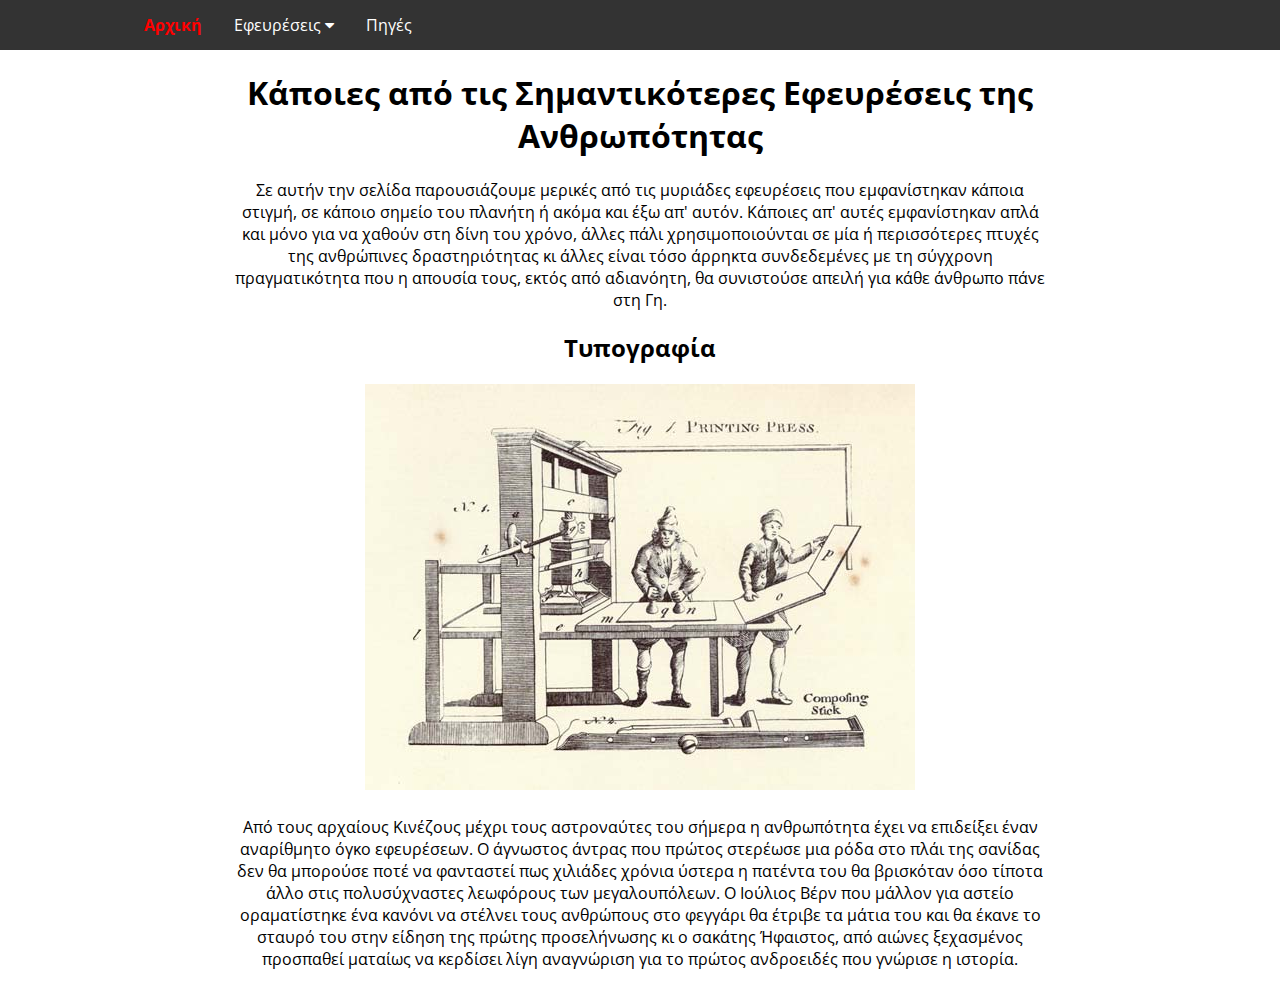
<file: index.html>
<!DOCTYPE html>
<html>
<head>
	<!-- Page Title -->
	<title>Σημαντικότερες Εφευρέσεις - Αρχική Σελίδα</title>
	<!-- Main StyleSheet for all pages -->
	<link rel="stylesheet" href="./css/style.css">
	<!-- Jquery lib for not losing my mind with js and effects -->
	<script type="text/javascript" src="./js/jquery-3.5.1.min.js"></script>
	<!-- Font Awesome 4 Icons - CDN -->
	<link rel="stylesheet" href="https://stackpath.bootstrapcdn.com/font-awesome/4.7.0/css/font-awesome.min.css"
		integrity="sha384-wvfXpqpZZVQGK6TAh5PVlGOfQNHSoD2xbE+QkPxCAFlNEevoEH3Sl0sibVcOQVnN"
		crossorigin="anonymous"
	>
	<!-- Meta tags -->
	<meta content="text/html;charset=utf-8" http-equiv="Content-Type">
	<meta content="utf-8" http-equiv="encoding">
	<meta name="viewport" content="width=device-width, initial-scale=1.0">
	<meta name="description" content="Εφευρέσεις">
	<meta name="author" content="Orestes Georgiou">
	<meta name="author" content="Emmanouil Stylianos Vasilakis">
</head>

<body>
	<!-- Navbar -->
	<nav class="navbar">
		<div class="container-lg">
			<a href="./index.html" class="active"><b>Αρχική</b></a>
			<div class="dropdown">
				<button class="dropbtn">
					<a href="./inventions.html" class="p-0">Εφευρέσεις
						<i class="fa fa-caret-down"></i>
					</a>
				</button>
				<div class="dropdown-content">
					<a href="./inventions/1-printing_press.html">Τυπογραφία</a>
					<a href="./inventions/2-light_bulb.html">Λαμπτήρας Φωτός</a>
					<a href="./inventions/3-airplane.html">Αεροπλάνο</a>
					<a href="./inventions/4-personal_computer.html">Υπολογιστής</a>
					<a href="./inventions/5-vaccines.html">Εμβόλια</a>
					<a href="./inventions/6-automobile.html">Αυτοκίνητο</a>
					<a href="./inventions/7-clock.html">Ρολόι</a>
					<a href="./inventions/8-telephone.html">Τηλέφωνο</a>
					<a href="./inventions/9-refrigerator.html">Ψυγείο</a>
					<a href="./inventions/10-photography.html">Φωτογραφία</a>
				</div>
			</div>
			<a href="./sources.html">Πηγές</a>
		</div>
	</nav>
	<!-- End Navbar -->
	<!-- Main Content -->
	<div class="container-lg">
		<h1 class="text-center">Κάποιες από τις Σημαντικότερες Εφευρέσεις της Ανθρωπότητας</h1>
		<div class="container-lg">
			<p class="text-center">
				Σε αυτήν την σελίδα παρουσιάζουμε μερικές από τις μυριάδες εφευρέσεις που
				εμφανίστηκαν κάποια στιγμή, σε κάποιο σημείο του πλανήτη ή ακόμα και έξω απ' αυτόν.
				Κάποιες απ' αυτές εμφανίστηκαν απλά και μόνο για να χαθούν στη δίνη του χρόνο, άλλες
				πάλι χρησιμοποιούνται σε μία ή περισσότερες πτυχές της ανθρώπινες δραστηριότητας κι
				άλλες είναι τόσο άρρηκτα συνδεδεμένες με τη σύγχρονη πραγματικότητα που η απουσία τους,
				εκτός από αδιανόητη, θα συνιστούσε απειλή για κάθε άνθρωπο πάνε στη Γη.
			</p>
		</div>
		<a href="./inventions/1-printing_press.html" id="inv-title-url">
			<h2 class="text-center" id="inv-title">Τυπογραφία</h2>
		</a>
		<a href="./inventions/1-printing_press.html" id="inv-img-url">
			<img src="./imgs/1-printing_press.d/1.jpg" id="main-img" class="img-centered-big">
		</a>
		<div class="container-lg">
			<p class="text-center">
				Από τους αρχαίους Κινέζους μέχρι τους αστροναύτες του σήμερα η ανθρωπότητα έχει να επιδείξει
				έναν αναρίθμητο όγκο εφευρέσεων. Ο άγνωστος άντρας που πρώτος στερέωσε μια ρόδα στο πλάι της σανίδας
				δεν θα μπορούσε ποτέ να φανταστεί πως χιλιάδες χρόνια ύστερα η πατέντα του θα βρισκόταν όσο τίποτα
				άλλο στις πολυσύχναστες λεωφόρους των μεγαλουπόλεων. Ο Ιούλιος Βέρν που μάλλον για αστείο οραματίστηκε ένα
				κανόνι να στέλνει τους ανθρώπους στο φεγγάρι θα έτριβε τα μάτια του και θα έκανε το σταυρό του στην είδηση
				της πρώτης προσελήνωσης κι ο σακάτης Ήφαιστος, από αιώνες ξεχασμένος προσπαθεί ματαίως να κερδίσει λίγη
				αναγνώριση για το πρώτος ανδροειδές που γνώρισε η ιστορία.
			</p>
		</div>
	</div>
	<!-- End Main Content -->
	<!-- Footer
	<footer class="footer">
		<p>footer</p>
	</footer>
	End Footer -->
	<!-- Basic Image Slideshow with links -->
	<script type="text/javascript" src="./js/jquery-img_slides.js"></script>
</body>
</html>
</file>
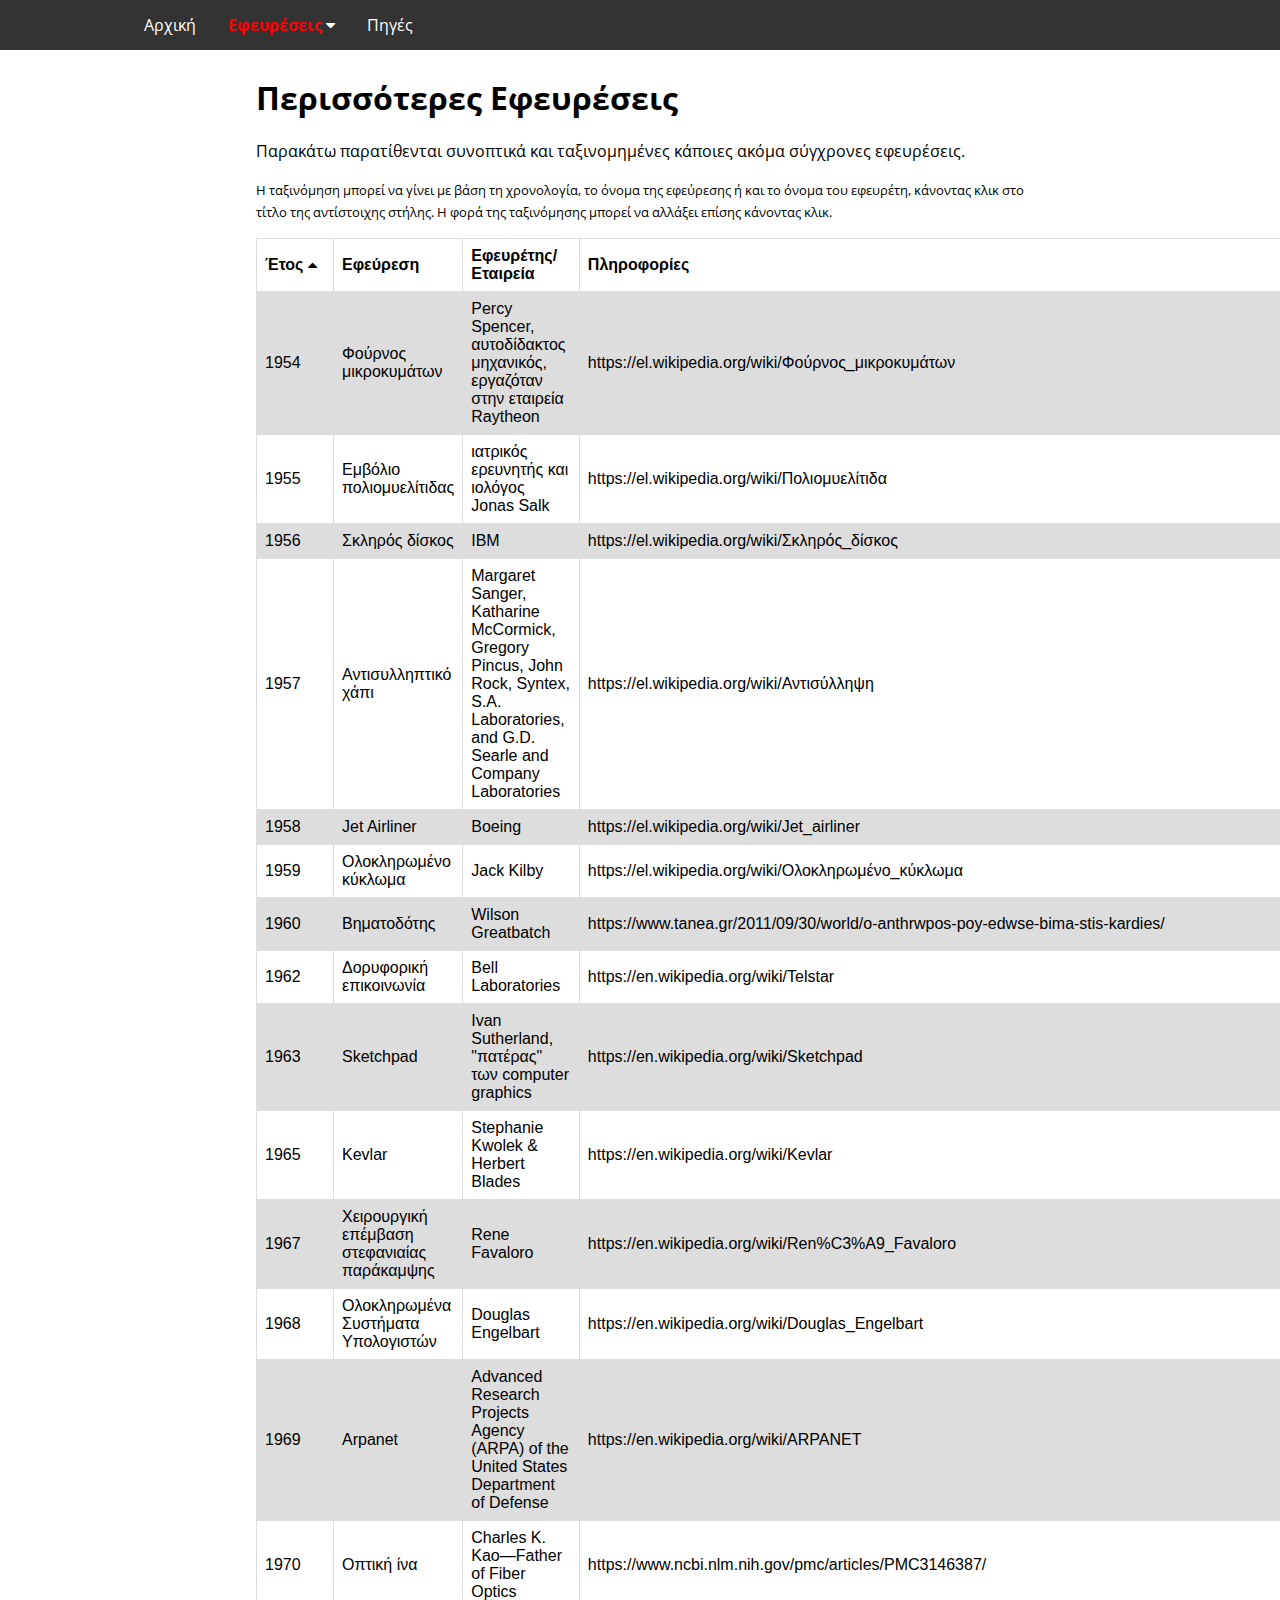
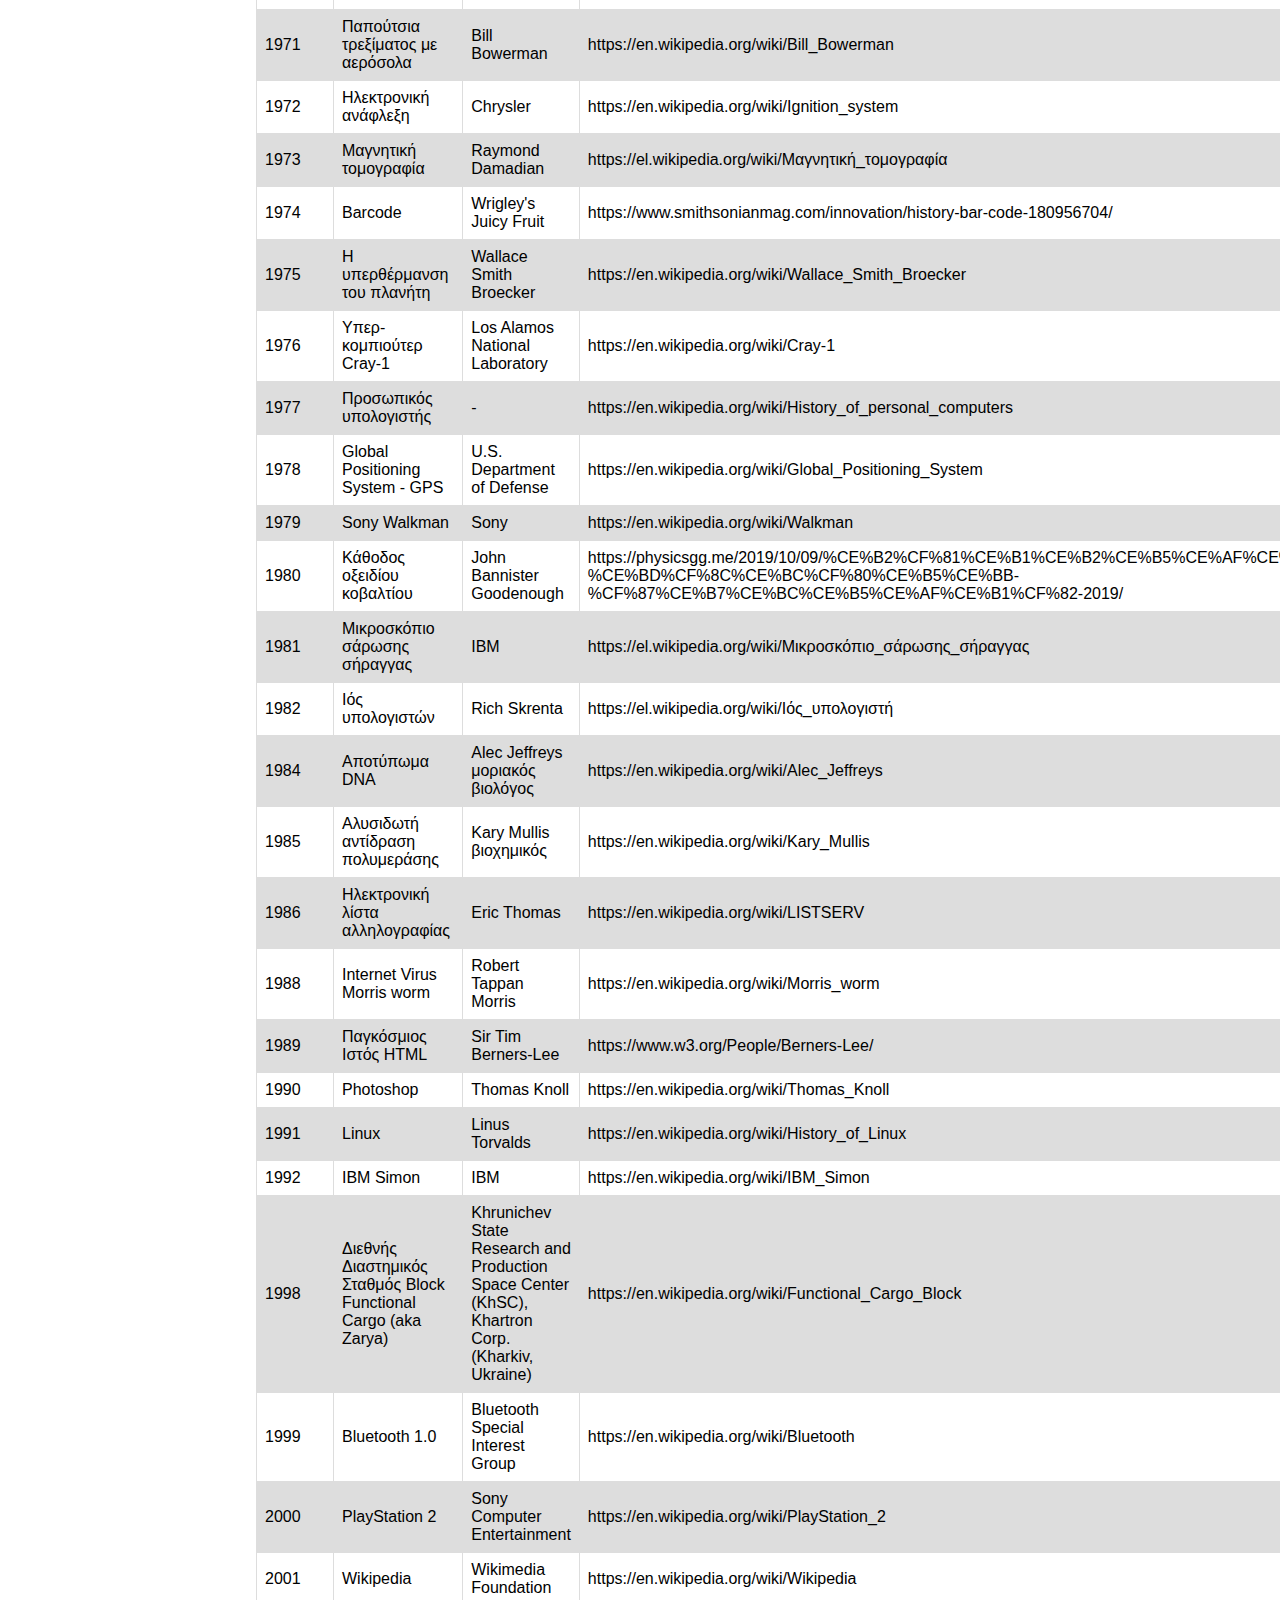
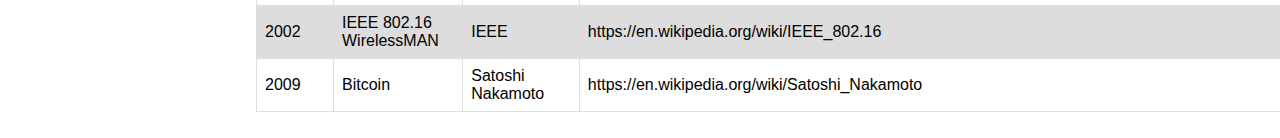
<file: inventions.html>
<!DOCTYPE html>
<html>
<head>
	<!-- Page Title -->
	<title>Περισσότερες Εφευρέσεις Συνοπτικά</title>
	<!-- Main StyleSheet for all pages -->
	<link rel="stylesheet" href="./css/style.css">
	<!-- Font Awesome 4 Icons - CDN -->
	<link rel="stylesheet" href="https://stackpath.bootstrapcdn.com/font-awesome/4.7.0/css/font-awesome.min.css"
		integrity="sha384-wvfXpqpZZVQGK6TAh5PVlGOfQNHSoD2xbE+QkPxCAFlNEevoEH3Sl0sibVcOQVnN"
		crossorigin="anonymous"
	>
	<!-- Meta tags -->
	<meta content="text/html;charset=utf-8" http-equiv="Content-Type">
	<meta content="utf-8" http-equiv="encoding">
	<meta name="viewport" content="width=device-width, initial-scale=1.0">
	<meta name="description" content="Περισσότερες Εφευρέσεις Συνοπτικά">
	<meta name="author" content="Emmanouil Stylianos Vasilakis">
</head>

<body>
	<!-- Navbar -->
	<nav class="navbar">
		<div class="container-lg">
			<a href="./index.html">Αρχική</a>
			<div class="dropdown">
				<button class="dropbtn">
					<a href="./inventions.html" class="active p-0"><b>Εφευρέσεις</b>
						<i class="fa fa-caret-down"></i>
					</a>
				</button>
				<div class="dropdown-content">
					<a href="./inventions/1-printing_press.html">Τυπογραφία</a>
					<a href="./inventions/2-light_bulb.html">Λαμπτήρας Φωτός</a>
					<a href="./inventions/3-airplane.html">Αεροπλάνο</a>
					<a href="./inventions/4-personal_computer.html">Υπολογιστής</a>
					<a href="./inventions/5-vaccines.html">Εμβόλια</a>
					<a href="./inventions/6-automobile.html">Αυτοκίνητο</a>
					<a href="./inventions/7-clock.html">Ρολόι</a>
					<a href="./inventions/8-telephone.html">Τηλέφωνο</a>
					<a href="./inventions/9-refrigerator.html">Ψυγείο</a>
					<a href="./inventions/10-photography.html">Φωτογραφία</a>
				</div>
			</div>
			<a href="./sources.html">Πηγές</a>
		</div>
	</nav>
	<!-- End Navbar -->
	<!-- Main Content -->
	<div class="container-md mt-2 mb-2">
		<h1>Περισσότερες Εφευρέσεις</h1>
		<p>Παρακάτω παρατίθενται συνοπτικά και ταξινομημένες κάποιες ακόμα σύγχρονες εφευρέσεις.</p>
		<p>
			<small>
				Η ταξινόμηση μπορεί να γίνει με βάση τη χρονολογία, το όνομα της εφεύρεσης ή και το
				όνομα του εφευρέτη, κάνοντας κλικ στο τίτλο της αντίστοιχης στήλης.
				Η φορά της ταξινόμησης μπορεί να αλλάξει επίσης κάνοντας κλικ.
			</small>
		</p>
		<table id="main-table">
			<thead>
				<tr style="background-color: white">
					<th id="year" onclick="sortTable(0)" style="min-width: 60px">Έτος <i id="sort-direction" class="fa fa-caret-up"></i></th>
					<th id="inve" onclick="sortTable(1)">Εφεύρεση </th>
					<th id="invo" onclick="sortTable(2)">Εφευρέτης/Εταιρεία</th>
					<th>Πληροφορίες</th>
				<tr>
			</thead>
			<tbody>
				<tr>
					<td>1954</td>
					<td>Φούρνος μικροκυμάτων</td>
					<td>Percy Spencer, αυτοδίδακτος μηχανικός, εργαζόταν στην εταιρεία Raytheon</td>
					<td><a href="https://el.wikipedia.org/wiki/Φούρνος_μικροκυμάτων" target="_blank">https://el.wikipedia.org/wiki/Φούρνος_μικροκυμάτων</a></td>
				</tr>
				<tr>
					<td>1955</td>
					<td>Εμβόλιο πολιομυελίτιδας</td>
					<td>ιατρικός ερευνητής και ιολόγος Jonas Salk</td>
					<td><a href="https://el.wikipedia.org/wiki/Πολιομυελίτιδα" target="_blank">https://el.wikipedia.org/wiki/Πολιομυελίτιδα</a></td>
				</tr>
				<tr>
					<td>1956</td>
					<td>Σκληρός δίσκος</td>
					<td>IBM</td>
					<td><a href="https://el.wikipedia.org/wiki/Σκληρός_δίσκος" target="_blank">https://el.wikipedia.org/wiki/Σκληρός_δίσκος</a></td>
				</tr>
				<tr>
					<td>1957</td>
					<td>Αντισυλληπτικό χάπι</td>
					<td>Margaret Sanger, Katharine McCormick, Gregory Pincus, John Rock, Syntex, S.A. Laboratories, and G.D. Searle and Company Laboratories</td>
					<td><a href="https://el.wikipedia.org/wiki/Αντισύλληψη" target="_blank">https://el.wikipedia.org/wiki/Αντισύλληψη</a></td>
				</tr>
				<tr>
					<td>1958</td>
					<td>Jet Airliner</td>
					<td>Boeing</td>
					<td><a href="https://el.wikipedia.org/wiki/Jet_airliner" target="_blank">https://el.wikipedia.org/wiki/Jet_airliner</a></td>
				</tr>
				<tr>
					<td>1959</td>
					<td>Ολοκληρωμένο κύκλωμα</td>
					<td>Jack Kilby</td>
					<td><a href="https://el.wikipedia.org/wiki/Ολοκληρωμένο_κύκλωμα" target="_blank">https://el.wikipedia.org/wiki/Ολοκληρωμένο_κύκλωμα</a></td>
				</tr>
				<tr>
					<td>1960</td>
					<td>Βηματοδότης</td>
					<td>Wilson Greatbatch</td>
					<td><a href="https://www.tanea.gr/2011/09/30/world/o-anthrwpos-poy-edwse-bima-stis-kardies" target="_blank">https://www.tanea.gr/2011/09/30/world/o-anthrwpos-poy-edwse-bima-stis-kardies</a>/</td>
				</tr>
				<tr>
					<td>1962</td>
					<td>Δορυφορική επικοινωνία</td>
					<td>Bell Laboratories</td>
					<td><a href="https://en.wikipedia.org/wiki/Telstar" target="_blank">https://en.wikipedia.org/wiki/Telstar</a></td>
				</tr>
				<tr>
					<td>1963</td>
					<td>Sketchpad</td>
					<td>Ivan Sutherland, "πατέρας" των computer graphics</td>
					<td><a href="https://en.wikipedia.org/wiki/Sketchpad" target="_blank">https://en.wikipedia.org/wiki/Sketchpad</a></td>
				</tr>
				<tr>
					<td>1965</td>
					<td>Kevlar</td>
					<td>Stephanie Kwolek & Herbert Blades</td>
					<td><a href="https://en.wikipedia.org/wiki/Kevlar" target="_blank">https://en.wikipedia.org/wiki/Kevlar</a></td>
				</tr>
				<tr>
					<td>1967</td>
					<td>Χειρουργική επέμβαση στεφανιαίας παράκαμψης</td>
					<td>Rene Favaloro</td>
					<td><a href="https://en.wikipedia.org/wiki/Ren%C3%A9_Favaloro" target="_blank">https://en.wikipedia.org/wiki/Ren%C3%A9_Favaloro</a></td>
				</tr>
				<tr>
					<td>1968</td>
					<td>Ολοκληρωμένα Συστήματα Υπολογιστών</td>
					<td>Douglas Engelbart</td>
					<td><a href="https://en.wikipedia.org/wiki/Douglas_Engelbart" target="_blank">https://en.wikipedia.org/wiki/Douglas_Engelbart</a></td>
				</tr>
				<tr>
					<td>1969</td>
					<td>Arpanet</td>
					<td>Advanced Research Projects Agency (ARPA) of the United States Department of Defense</td>
					<td><a href="https://en.wikipedia.org/wiki/ARPANET" target="_blank">https://en.wikipedia.org/wiki/ARPANET</a></td>
				</tr>
				<tr>
					<td>1970</td>
					<td>Οπτική ίνα</td>
					<td>Charles K. Kao—Father of Fiber Optics</td>
					<td><a href="https://www.ncbi.nlm.nih.gov/pmc/articles/PMC3146387" target="_blank">https://www.ncbi.nlm.nih.gov/pmc/articles/PMC3146387</a>/</td>
				</tr>
				<tr>
					<td>1971</td>
					<td>Παπούτσια τρεξίματος με αερόσολα</td>
					<td>Bill Bowerman</td>
					<td><a href="https://en.wikipedia.org/wiki/Bill_Bowerman" target="_blank">https://en.wikipedia.org/wiki/Bill_Bowerman</a></td>
				</tr>
				<tr>
					<td>1972</td>
					<td>Ηλεκτρονική ανάφλεξη</td>
					<td>Chrysler</td>
					<td><a href="https://en.wikipedia.org/wiki/Ignition_system" target="_blank">https://en.wikipedia.org/wiki/Ignition_system</a></td>
				</tr>
				<tr>
					<td>1973</td>
					<td>Μαγνητική τομογραφία</td>
					<td>Raymond Damadian</td>
					<td><a href="https://el.wikipedia.org/wiki/Μαγνητική_τομογραφία" target="_blank">https://el.wikipedia.org/wiki/Μαγνητική_τομογραφία</a></td>
				</tr>
				<tr>
					<td>1974</td>
					<td>Barcode</td>
					<td>Wrigley's Juicy Fruit</td>
					<td><a href="https://www.smithsonianmag.com/innovation/history-bar-code-180956704" target="_blank">https://www.smithsonianmag.com/innovation/history-bar-code-180956704</a>/</td>
				</tr>
				<tr>
					<td>1975</td>
					<td>Η υπερθέρμανση του πλανήτη</td>
					<td>Wallace Smith Broecker</td>
					<td><a href="https://en.wikipedia.org/wiki/Wallace_Smith_Broecker" target="_blank">https://en.wikipedia.org/wiki/Wallace_Smith_Broecker</a></td>
				</tr>
				<tr>
					<td>1976</td>
					<td>Υπερ-κομπιούτερ Cray-1</td>
					<td>Los Alamos National Laboratory</td>
					<td><a href="https://en.wikipedia.org/wiki/Cray-1" target="_blank">https://en.wikipedia.org/wiki/Cray-1</a></td>
				</tr>
				<tr>
					<td>1977</td>
					<td>Προσωπικός υπολογιστής</td>
					<td>-</td>
					<td><a href="https://en.wikipedia.org/wiki/History_of_personal_computers" target="_blank">https://en.wikipedia.org/wiki/History_of_personal_computers</a></td>
				</tr>
				<tr>
					<td>1978</td>
					<td>Global Positioning System - GPS</td>
					<td>U.S. Department of Defense</td>
					<td><a href="https://en.wikipedia.org/wiki/Global_Positioning_System" target="_blank">https://en.wikipedia.org/wiki/Global_Positioning_System</a></td>
				</tr>
				<tr>
					<td>1979</td>
					<td>Sony Walkman</td>
					<td>Sony</td>
					<td><a href="https://en.wikipedia.org/wiki/Walkman" target="_blank">https://en.wikipedia.org/wiki/Walkman</a></td>
				</tr>
				<tr>
					<td>1980</td>
					<td>Κάθοδος οξειδίου κοβαλτίου</td>
					<td>John Bannister Goodenough</td>
					<td><a href="https://physicsgg.me/2019/10/09/%CE%B2%CF%81%CE%B1%CE%B2%CE%B5%CE%AF%CE%BF-%CE%BD%CF%8C%CE%BC%CF%80%CE%B5%CE%BB-%CF%87%CE%B7%CE%BC%CE%B5%CE%AF%CE%B1%CF%82-2019" target="_blank">https://physicsgg.me/2019/10/09/%CE%B2%CF%81%CE%B1%CE%B2%CE%B5%CE%AF%CE%BF-%CE%BD%CF%8C%CE%BC%CF%80%CE%B5%CE%BB-%CF%87%CE%B7%CE%BC%CE%B5%CE%AF%CE%B1%CF%82-2019</a>/</td>
				</tr>
				<tr>
					<td>1981</td>
					<td>Μικροσκόπιο σάρωσης σήραγγας</td>
					<td>IBM</td>
					<td><a href="https://el.wikipedia.org/wiki/Μικροσκόπιο_σάρωσης_σήραγγας" target="_blank">https://el.wikipedia.org/wiki/Μικροσκόπιο_σάρωσης_σήραγγας</a></td>
				</tr>
				<tr>
					<td>1982</td>
					<td>Ιός υπολογιστών</td>
					<td>Rich Skrenta</td>
					<td><a href="https://el.wikipedia.org/wiki/Ιός_υπολογιστή" target="_blank">https://el.wikipedia.org/wiki/Ιός_υπολογιστή</a></td>
				</tr>
				<tr>
					<td>1984</td>
					<td>Αποτύπωμα DNA</td>
					<td>Alec Jeffreys μοριακός βιολόγος</td>
					<td><a href="https://en.wikipedia.org/wiki/Alec_Jeffreys" target="_blank">https://en.wikipedia.org/wiki/Alec_Jeffreys</a></td>
				</tr>
				<tr>
					<td>1985</td>
					<td>Αλυσιδωτή αντίδραση πολυμεράσης</td>
					<td>Kary Mullis βιοχημικός</td>
					<td><a href="https://en.wikipedia.org/wiki/Kary_Mullis" target="_blank">https://en.wikipedia.org/wiki/Kary_Mullis</a></td>
				</tr>
				<tr>
					<td>1986</td>
					<td>Ηλεκτρονική λίστα αλληλογραφίας</td>
					<td>Eric Thomas</td>
					<td><a href="https://en.wikipedia.org/wiki/LISTSERV" target="_blank">https://en.wikipedia.org/wiki/LISTSERV</a></td>
				</tr>
				<tr>
					<td>1988</td>
					<td>Internet Virus Morris worm</td>
					<td>Robert Tappan Morris</td>
					<td><a href="https://en.wikipedia.org/wiki/Morris_worm" target="_blank">https://en.wikipedia.org/wiki/Morris_worm</a></td>
				</tr>
				<tr>
					<td>1989</td>
					<td>Παγκόσμιος Ιστός HTML</td>
					<td>Sir Tim Berners-Lee</td>
					<td><a href="https://www.w3.org/People/Berners-Lee" target="_blank">https://www.w3.org/People/Berners-Lee</a>/</td>
				</tr>
				<tr>
					<td>1990</td>
					<td>Photoshop</td>
					<td>Thomas Knoll</td>
					<td><a href="https://en.wikipedia.org/wiki/Thomas_Knoll" target="_blank">https://en.wikipedia.org/wiki/Thomas_Knoll</a></td>
				</tr>
				<tr>
					<td>1991</td>
					<td>Linux</td>
					<td>Linus Torvalds</td>
					<td><a href="https://en.wikipedia.org/wiki/History_of_Linux" target="_blank">https://en.wikipedia.org/wiki/History_of_Linux</a></td>
				</tr>
				<tr>
					<td>1992</td>
					<td>IBM Simon</td>
					<td>IBM</td>
					<td><a href="https://en.wikipedia.org/wiki/IBM_Simon" target="_blank">https://en.wikipedia.org/wiki/IBM_Simon</a></td>
				</tr>
				<tr>
					<td>1998</td>
					<td>Διεθνής Διαστημικός Σταθμός Block Functional Cargo (aka Zarya)</td>
					<td>Khrunichev State Research and Production Space Center (KhSC), Khartron Corp. (Kharkiv, Ukraine)</td>
					<td><a href="https://en.wikipedia.org/wiki/Functional_Cargo_Block" target="_blank">https://en.wikipedia.org/wiki/Functional_Cargo_Block</a></td>
				</tr>
				<tr>
					<td>1999</td>
					<td>Bluetooth 1.0</td>
					<td>Bluetooth Special Interest Group</td>
					<td><a href="https://en.wikipedia.org/wiki/Bluetooth" target="_blank">https://en.wikipedia.org/wiki/Bluetooth</a></td>
				</tr>
				<tr>
					<td>2000</td>
					<td>PlayStation 2</td>
					<td>Sony Computer Entertainment</td>
					<td><a href="https://en.wikipedia.org/wiki/PlayStation_2" target="_blank">https://en.wikipedia.org/wiki/PlayStation_2</a></td>
				</tr>
				<tr>
					<td>2001</td>
					<td>Wikipedia</td>
					<td>Wikimedia Foundation</td>
					<td><a href="https://en.wikipedia.org/wiki/Wikipedia" target="_blank">https://en.wikipedia.org/wiki/Wikipedia</a></td>
				</tr>
				<tr>
					<td>2002</td>
					<td>IEEE 802.16 WirelessMAN</td>
					<td>IEEE</td>
					<td><a href="https://en.wikipedia.org/wiki/IEEE_802.16" target="_blank">https://en.wikipedia.org/wiki/IEEE_802.16</a></td>
				</tr>
				<tr>
					<td>2009</td>
					<td>Bitcoin</td>
					<td>Satoshi Nakamoto</td>
					<td><a href="https://en.wikipedia.org/wiki/Satoshi_Nakamoto" target="_blank">https://en.wikipedia.org/wiki/Satoshi_Nakamoto</a></td>
				</tr>
			</tbody>
		</table>
	</div>
	<!-- End Main Content -->

	<!-- Sort Table by given column, by clicking it. -->
	<script type="text/javascript" src="./js/sort_table-vanilla.js"></script>

</body>
</html>
</file>
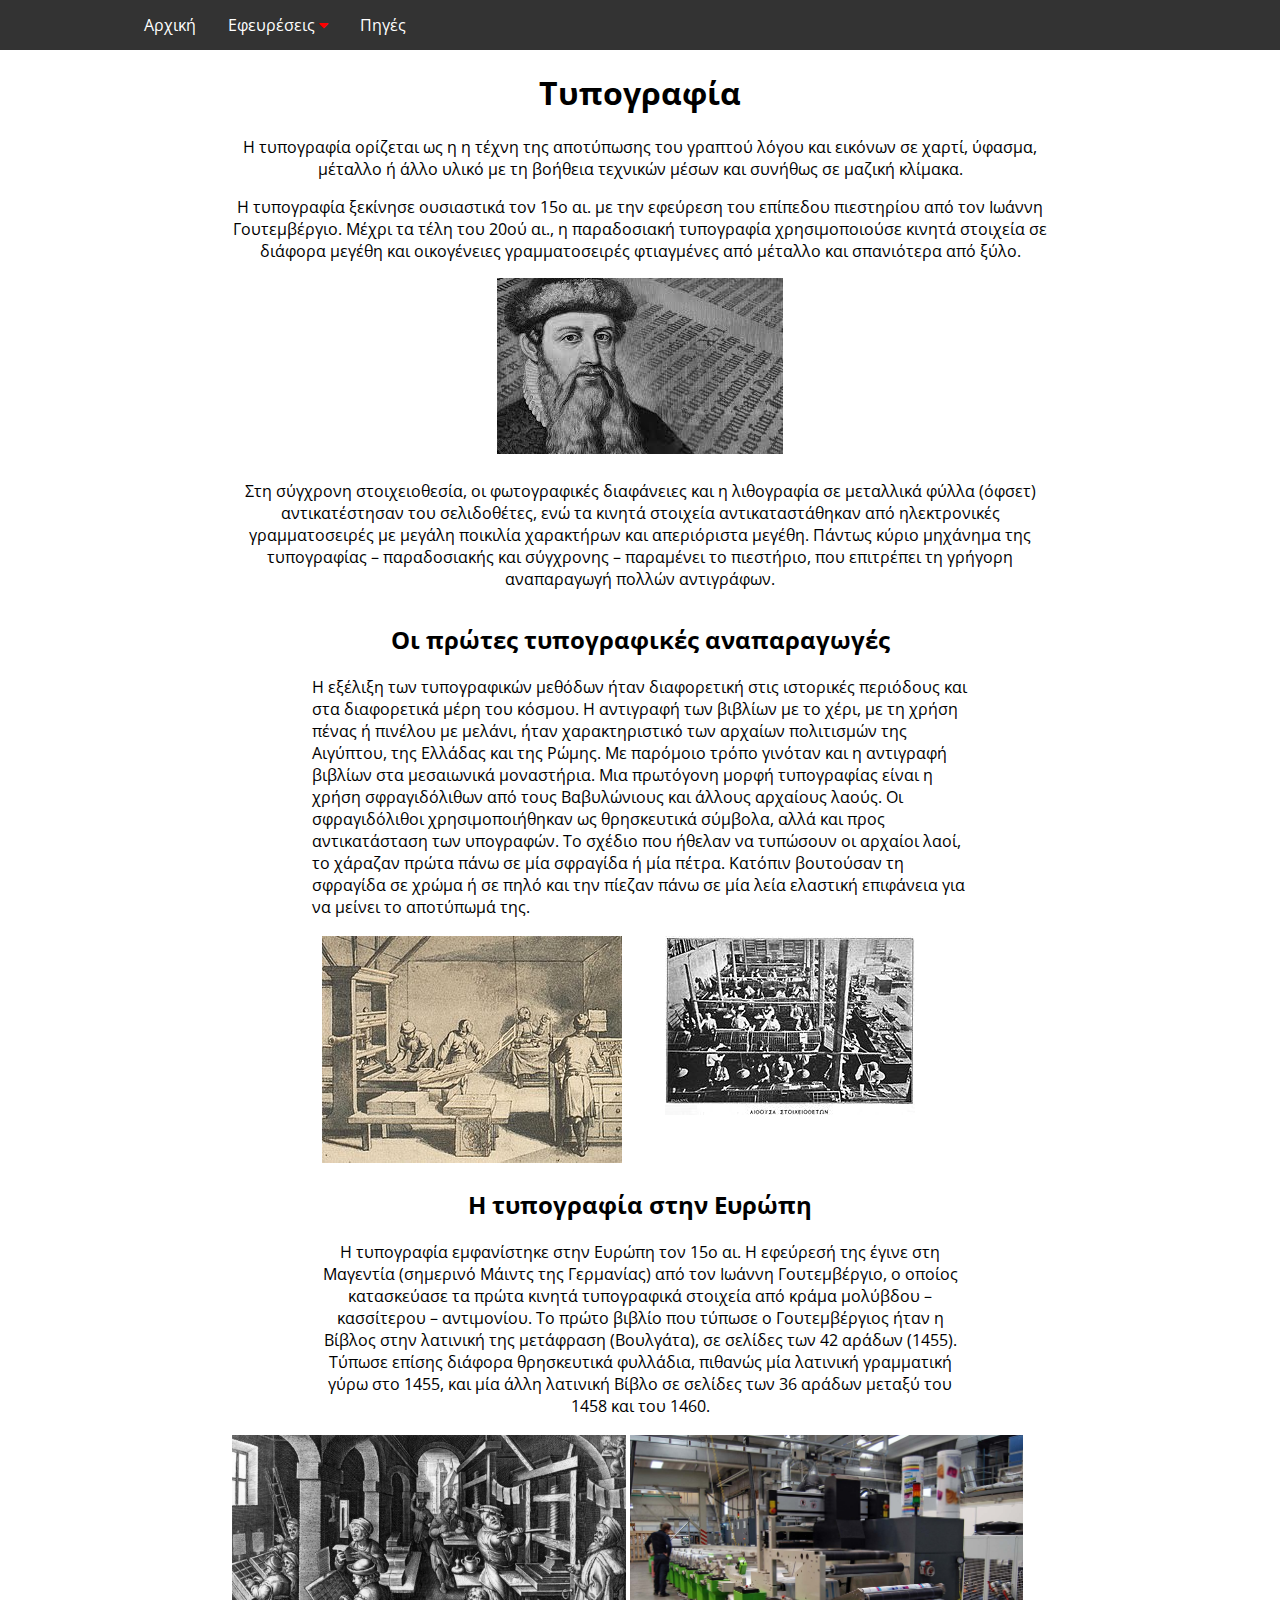
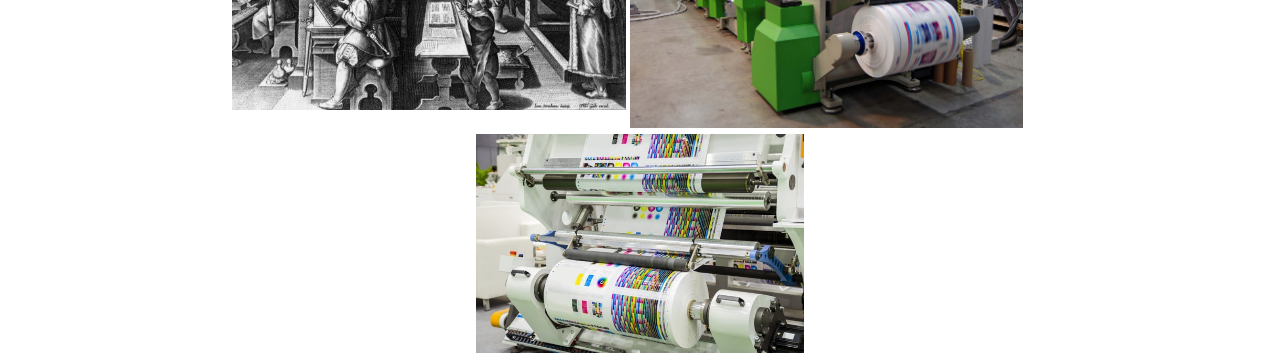
<file: inventions/1-printing_press.html>
<!DOCTYPE html>
<html>
<head>
	<title>Σελίδα Εφευρέσης Τυπογραφίας</title>
	<!-- Main StyleSheet for all pages -->
	<link rel="stylesheet" href="../css/style.css">
	<!-- Font Awesome 4 Icons - CDN -->
	<link rel="stylesheet" href="https://stackpath.bootstrapcdn.com/font-awesome/4.7.0/css/font-awesome.min.css"
		integrity="sha384-wvfXpqpZZVQGK6TAh5PVlGOfQNHSoD2xbE+QkPxCAFlNEevoEH3Sl0sibVcOQVnN"
		crossorigin="anonymous"
	>
	<!-- Meta tags -->
	<meta content="text/html;charset=utf-8" http-equiv="Content-Type">
	<meta content="utf-8" http-equiv="encoding">
	<meta name="viewport" content="width=device-width, initial-scale=1.0">
	<meta name="description" content="Σελίδα Εφευρέσης Τυπογραφίας">
	<meta name="author" content="Orestes Georgiou">
	<meta name="author" content="Emmanouil Stylianos Vasilakis">
</head>

<body>
	<!-- Navbar -->
	<nav class="navbar">
		<div class="container-lg">
			<a href="../index.html">Αρχική</a>
			<div class="dropdown">
				<button class="dropbtn">
					<a href="../inventions.html" class="p-0">Εφευρέσεις
						<i class="fa fa-caret-down" style="color: red"></i>
					</a>
				</button>
				<div class="dropdown-content">
					<a href="../inventions/1-printing_press.html" class="active-drpdwn"><b>Τυπογραφία</b></a>
					<a href="../inventions/2-light_bulb.html">Λαμπτήρας Φωτός</a>
					<a href="../inventions/3-airplane.html">Αεροπλάνο</a>
					<a href="../inventions/4-personal_computer.html">Υπολογιστής</a>
					<a href="../inventions/5-vaccines.html">Εμβόλια</a>
					<a href="../inventions/6-automobile.html">Αυτοκίνητο</a>
					<a href="../inventions/7-clock.html">Ρολόι</a>
					<a href="../inventions/8-telephone.html">Τηλέφωνο</a>
					<a href="../inventions/9-refrigerator.html">Ψυγείο</a>
					<a href="../inventions/10-photography.html">Φωτογραφία</a>
				</div>
			</div>
			<a href="../sources.html">Πηγές</a>
		</div>
	</nav>
	<!-- End Navbar -->

	<!-- Main Content -->
	<div class="container-lg">
		<h1 class="text-center">Τυπογραφία</h1>
		<div class="container-lg">
			<p class="text-center">
				Η τυπογραφία ορίζεται ως η η τέχνη της αποτύπωσης του γραπτού λόγου και εικόνων σε χαρτί,
				ύφασμα, μέταλλο ή άλλο υλικό με τη βοήθεια τεχνικών μέσων και συνήθως σε μαζική κλίμακα.
			</p>
			<p class="text-center">
				Η τυπογραφία ξεκίνησε ουσιαστικά τον 15ο αι. με την εφεύρεση του επίπεδου πιεστηρίου
				από τον Ιωάννη Γουτεμβέργιο.
				Μέχρι τα τέλη του 20ού αι., η παραδοσιακή τυπογραφία χρησιμοποιούσε
				κινητά στοιχεία σε διάφορα μεγέθη και οικογένειες
				γραμματοσειρές φτιαγμένες από μέταλλο και σπανιότερα από ξύλο.
			</p>
		</div>
		<img src="./../imgs/1-printing_press.d/2.jpg" class="img-centered-big">
		<div class="container-lg">
			<p class="text-center">
				Στη σύγχρονη στοιχειοθεσία, οι φωτογραφικές διαφάνειες και η λιθογραφία σε μεταλλικά
				φύλλα (όφσετ) αντικατέστησαν του σελιδοθέτες, ενώ τα κινητά στοιχεία αντικαταστάθηκαν
				από ηλεκτρονικές γραμματοσειρές με μεγάλη ποικιλία χαρακτήρων και απεριόριστα μεγέθη.
				Πάντως κύριο μηχάνημα της τυπογραφίας – παραδοσιακής και σύγχρονης – παραμένει
				το πιεστήριο, που επιτρέπει τη γρήγορη αναπαραγωγή πολλών αντιγράφων.
			</p>
		<div class="container-lg">
			<h2 class="text-center pt-2">Οι πρώτες τυπογραφικές αναπαραγωγές</h2>
			<p>
				Η εξέλιξη των τυπογραφικών μεθόδων ήταν διαφορετική στις ιστορικές περιόδους και στα
				διαφορετικά μέρη του κόσμου.
				Η αντιγραφή των βιβλίων με το χέρι, με τη χρήση πένας ή πινέλου με μελάνι, ήταν χαρακτηριστικό
				των αρχαίων πολιτισμών της Αιγύπτου, της Ελλάδας και της Ρώμης.
				Με παρόμοιο τρόπο γινόταν και η αντιγραφή βιβλίων στα μεσαιωνικά μοναστήρια.
				Μια πρωτόγονη μορφή τυπογραφίας είναι η χρήση σφραγιδόλιθων από τους Βαβυλώνιους και άλλους αρχαίους λαούς.
				Οι σφραγιδόλιθοι χρησιμοποιήθηκαν ως θρησκευτικά σύμβολα, αλλά και προς αντικατάσταση των υπογραφών.
				Το σχέδιο που ήθελαν να τυπώσουν οι αρχαίοι λαοί, το χάραζαν πρώτα πάνω σε μία σφραγίδα ή μία πέτρα.
				Κατόπιν βουτούσαν τη σφραγίδα σε χρώμα ή σε πηλό και την πίεζαν πάνω σε μία λεία ελαστική
				επιφάνεια για να μείνει το αποτύπωμά της.
			</p>
			<div class="row">
				<div class="column">
					<img src="./../imgs/1-printing_press.d/7.jpg" class="img-centered-big">
				</div>
				<div class="column">
					<img src="./../imgs/1-printing_press.d/8.jpg" class="img-centered-big">
				</div>
			</div>
			<h2 class="text-center">Η τυπογραφία στην Ευρώπη</h2>
			<p class="text-center">
				Η τυπογραφία εμφανίστηκε στην Ευρώπη τον 15ο αι.
				Η εφεύρεσή της έγινε στη Μαγεντία (σημερινό Μάιντς της Γερμανίας) από τον Ιωάννη Γουτεμβέργιο, ο οποίος
				κατασκεύασε τα πρώτα κινητά τυπογραφικά στοιχεία από κράμα μολύβδου – κασσίτερου – αντιμονίου.
				Το πρώτο βιβλίο που τύπωσε ο Γουτεμβέργιος ήταν η Βίβλος στην λατινική της μετάφραση (Βουλγάτα), σε
				σελίδες των 42 αράδων (1455). Τύπωσε επίσης διάφορα θρησκευτικά φυλλάδια, πιθανώς μία λατινική γραμματική
				γύρω στο 1455, και μία άλλη λατινική Βίβλο σε σελίδες των 36 αράδων μεταξύ του 1458 και του 1460.
			</p>
		</div>
		<div class="row">
			<div class="column">
				<img src="./../imgs/1-printing_press.d/6.jpg" class="img-centered-big">
			</div>
			<div class="column">
				<img src="./../imgs/1-printing_press.d/5.jpg" class="img-centered-big">
			</div>
		</div>
		<img src="./../imgs/1-printing_press.d/3.jpg" style="max-width: 40%" class="img-centered-big">
	</div>
	<!-- End Main Content -->
</body>
</html>
	<!-- End Main Content -->
</body>
</html>
</file>
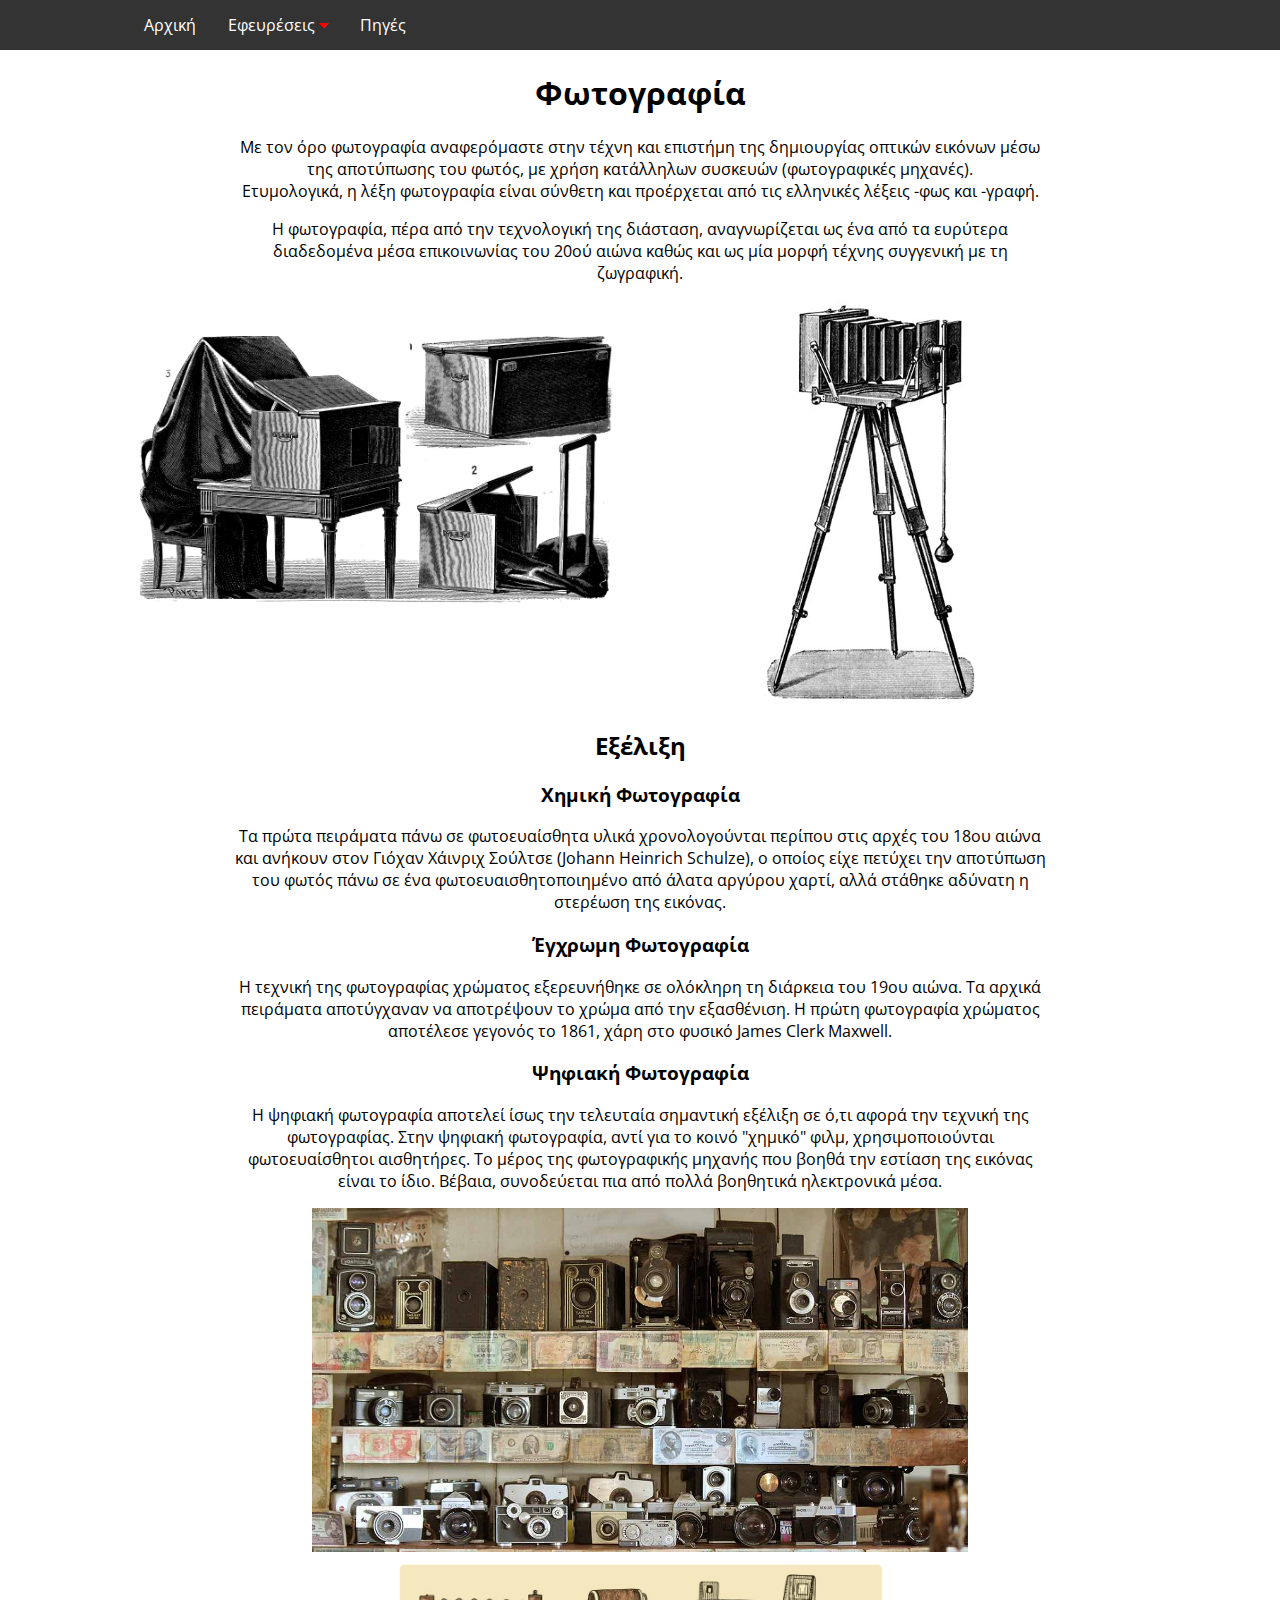
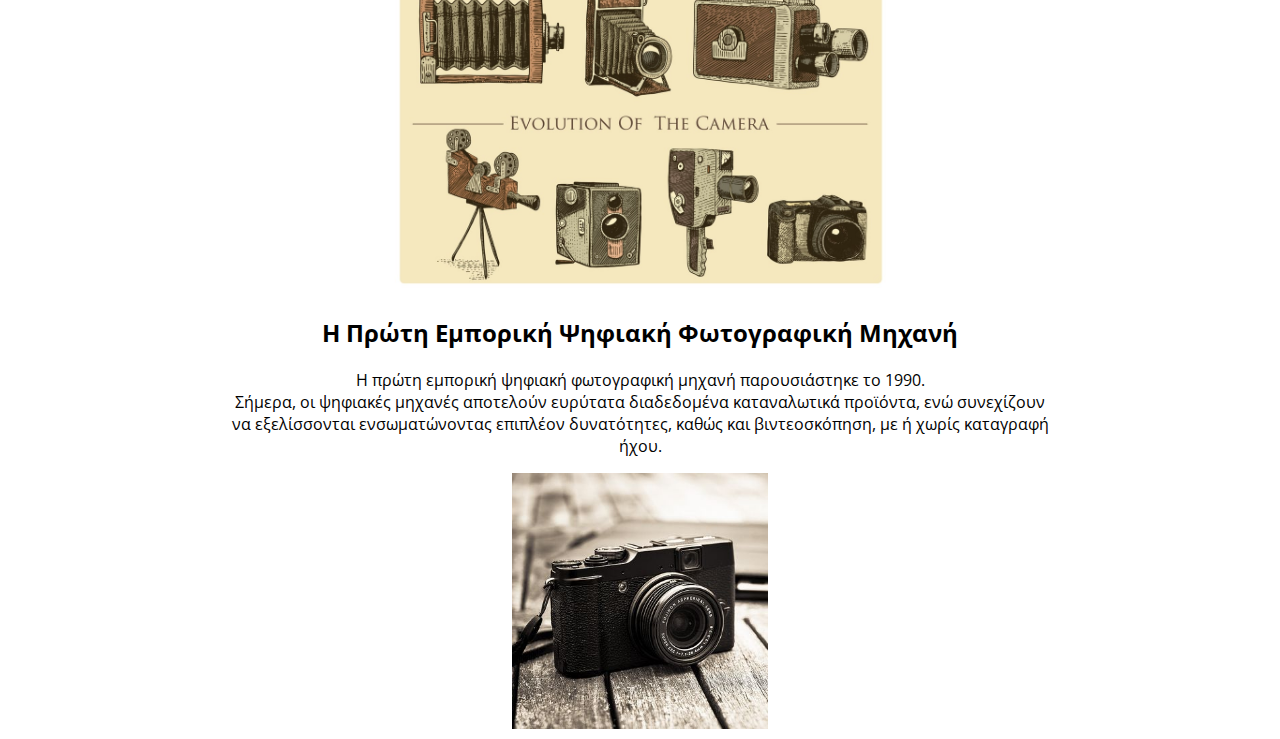
<file: inventions/10-photography.html>
<!DOCTYPE html>
<html>
<head>
	<title>Σελίδα Εφεύρεσης Κάμερας</title>
	<!-- Main StyleSheet for all pages -->
	<link rel="stylesheet" href="./../css/style.css">
	<!-- Font Awesome 4 Icons - CDN -->
	<link rel="stylesheet" href="https://stackpath.bootstrapcdn.com/font-awesome/4.7.0/css/font-awesome.min.css"
		integrity="sha384-wvfXpqpZZVQGK6TAh5PVlGOfQNHSoD2xbE+QkPxCAFlNEevoEH3Sl0sibVcOQVnN"
		crossorigin="anonymous"
	>
	<!-- Meta tags -->
	<meta content="text/html;charset=utf-8" http-equiv="Content-Type">
	<meta content="utf-8" http-equiv="encoding">
	<meta name="viewport" content="width=device-width, initial-scale=1.0">
	<meta name="description" content="Σελίδα Εφεύρεσης Κάμερας">
	<meta name="author" content="Orestes Georgiou">
	<meta name="author" content="Emmanouil Stylianos Vasilakis">
</head>

<body>
	<!-- Navbar -->
	<nav class="navbar">
		<div class="container-lg">
			<a href="./../index.html">Αρχική</a>
			<div class="dropdown">
				<button class="dropbtn">
					<a href="./../inventions.html" class="p-0">Εφευρέσεις
						<i class="fa fa-caret-down" style="color: red"></i>
					</a>
				</button>
				<div class="dropdown-content">
					<a href="./../inventions/1-printing_press.html">Τυπογραφία</a>
					<a href="./../inventions/2-light_bulb.html">Λαμπτήρας Φωτός</a>
					<a href="./../inventions/3-airplane.html">Αεροπλάνο</a>
					<a href="./../inventions/4-personal_computer.html">Υπολογιστής</a>
					<a href="./../inventions/5-vaccines.html">Εμβόλια</a>
					<a href="./../inventions/6-automobile.html">Αυτοκίνητο</a>
					<a href="./../inventions/7-clock.html">Ρολόι</a>
					<a href="./../inventions/8-telephone.html">Τηλέφωνο</a>
					<a href="./../inventions/9-refrigerator.html">Ψυγείο</a>
					<a href="./../inventions/10-photography.html" class="active-drpdwn"><b>Φωτογραφία</b></a>
				</div>
			</div>
			<a href="./../sources.html">Πηγές</a>
		</div>
	</nav>
	<!-- End Navbar -->
	<!-- Main Content -->
	<div class="container-lg">
		<h1 class="text-center">Φωτογραφία</h1>
		<div class="container-lg">
			<p class="text-center">
				Με τον όρο φωτογραφία αναφερόμαστε στην τέχνη και επιστήμη της δημιουργίας οπτικών εικόνων μέσω της
				αποτύπωσης του φωτός, με χρήση κατάλληλων συσκευών (φωτογραφικές μηχανές).<br>
				Ετυμολογικά, η λέξη φωτογραφία είναι σύνθετη και προέρχεται από τις ελληνικές λέξεις -φως και -γραφή.
			</p>
			<p class="text-center">
				Η φωτογραφία, πέρα από την τεχνολογική της διάσταση, αναγνωρίζεται ως ένα από τα ευρύτερα διαδεδομένα
				μέσα επικοινωνίας του 20ού αιώνα καθώς και ως μία μορφή τέχνης συγγενική με τη ζωγραφική.
			</p>
		</div>
		<div class="row">
			<div class="column">
				<img src="./../imgs/10-photography.d/2.jpg" class="img-centered-big" alt="">
			</div>
			<div class="column">
				<img src="./../imgs/10-photography.d/4.jpg" class="img-centered-big" style="max-height:400px" alt="">
			</div>
		</div>
		<div class="container-lg">
			<h2 class="text-center">Εξέλιξη</h2>
			<h3 class="text-center">Χημική Φωτογραφία</h3>
			<p class="text-center">
				Τα πρώτα πειράματα πάνω σε φωτοευαίσθητα υλικά χρονολογούνται περίπου στις αρχές του 18ου αιώνα και ανήκουν στον Γιόχαν
				Χάινριχ Σούλτσε (Johann Heinrich Schulze), ο οποίος είχε πετύχει την αποτύπωση του φωτός πάνω σε ένα
				φωτοευαισθητοποιημένο από άλατα αργύρου χαρτί, αλλά στάθηκε αδύνατη η στερέωση της εικόνας.
			</p>
			<h3 class="text-center">Έγχρωμη Φωτογραφία</h3>
			<p class="text-center">
				Η τεχνική της φωτογραφίας χρώματος εξερευνήθηκε σε ολόκληρη τη διάρκεια του 19ου αιώνα.
				Τα αρχικά πειράματα αποτύγχαναν να αποτρέψουν το χρώμα από την εξασθένιση.
				Η πρώτη φωτογραφία χρώματος αποτέλεσε γεγονός το 1861, χάρη στο φυσικό James Clerk Maxwell.
			</p>
			<h3 class="text-center">Ψηφιακή Φωτογραφία</h3>
			<p class="text-center">
				Η ψηφιακή φωτογραφία αποτελεί ίσως την τελευταία σημαντική εξέλιξη σε ό,τι αφορά την τεχνική της φωτογραφίας.
				Στην ψηφιακή φωτογραφία, αντί για το κοινό "χημικό" φιλμ, χρησιμοποιούνται φωτοευαίσθητοι αισθητήρες.
				Το μέρος της φωτογραφικής μηχανής που βοηθά την εστίαση της εικόνας είναι το ίδιο.
				Βέβαια, συνοδεύεται πια από πολλά βοηθητικά ηλεκτρονικά μέσα.
			</p>
			<img src="./../imgs/10-photography.d/5.jpg" class="img-centered-big" style="max-width: 80%" alt="">
			<img src="./../imgs/10-photography.d/6.jpg" class="img-centered-big" style="max-width: 60%" alt="">
		</div>
		<div class="container-lg">
			<h2 class="text-center">Η Πρώτη Εμπορική Ψηφιακή Φωτογραφική Μηχανή</h2>
			<p class="text-center">
				Η πρώτη εμπορική ψηφιακή φωτογραφική μηχανή παρουσιάστηκε το 1990.<br>
				Σήμερα, οι ψηφιακές μηχανές αποτελούν ευρύτατα διαδεδομένα καταναλωτικά προϊόντα, ενώ συνεχίζουν να
				εξελίσσονται ενσωματώνοντας επιπλέον δυνατότητες, καθώς και βιντεοσκόπηση, με ή χωρίς καταγραφή ήχου.
			</p>
		</div>
		<img src="./../imgs/10-photography.d/3.jpg" class="img-centered-big" style="max-width: 25%" alt="">
	</div>
	<!-- End Main Content -->
</body>
</html>
	<!-- End Main Content -->
</body>
</html>
	<!-- End Main Content -->
</body>
</html>
</file>
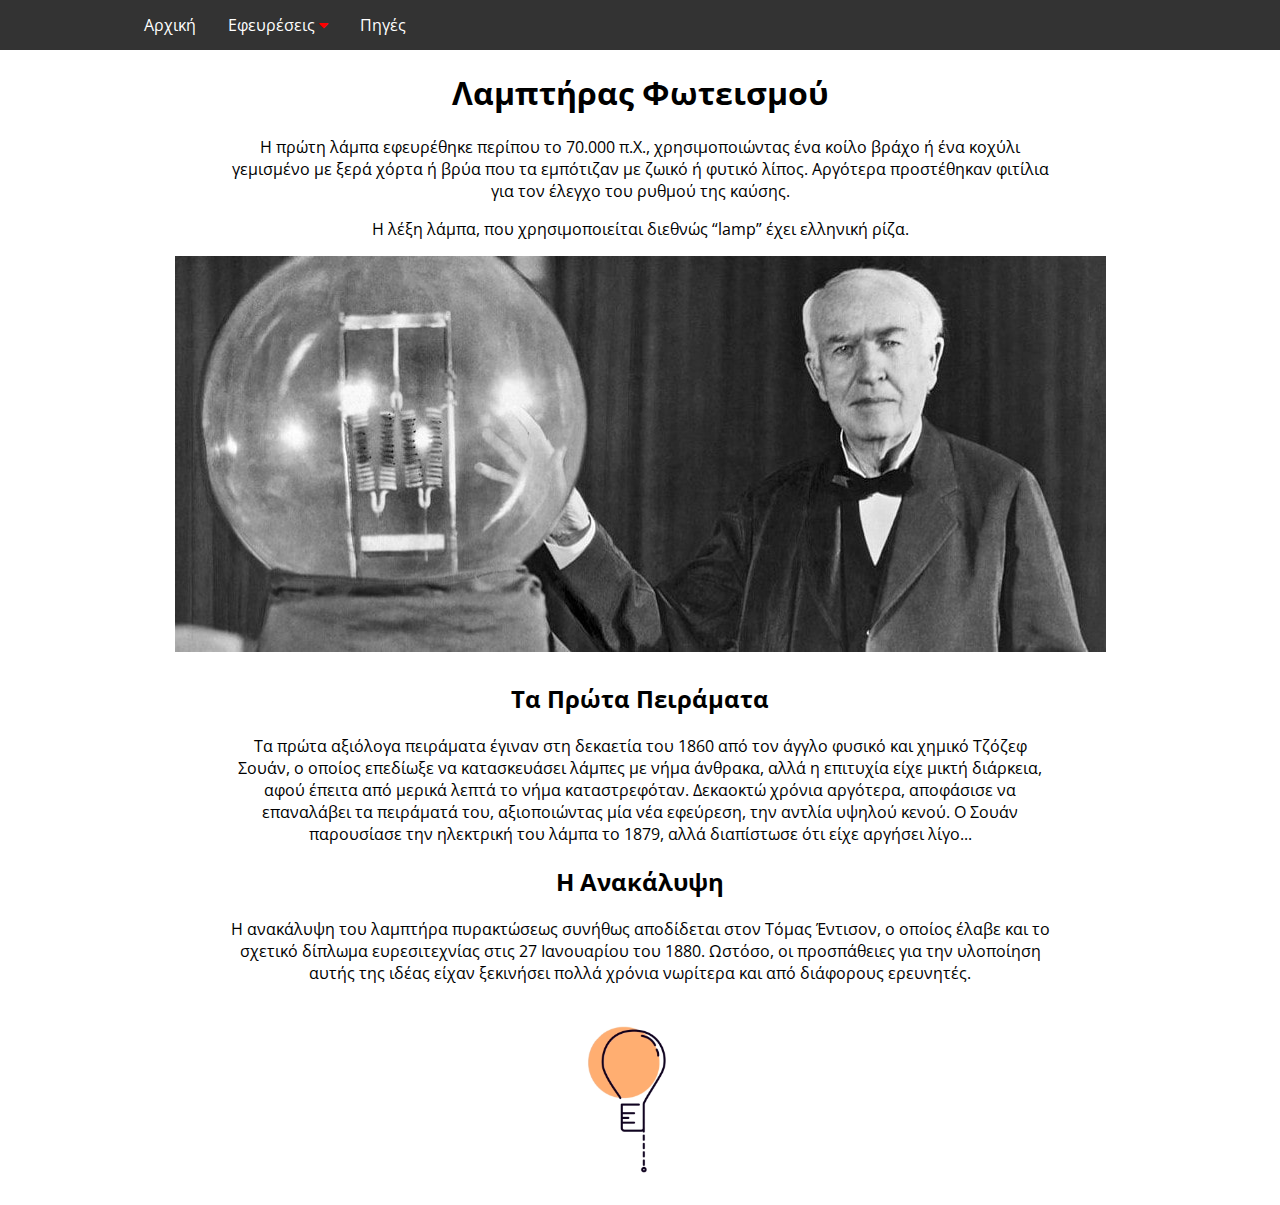
<file: inventions/2-light_bulb.html>
<!DOCTYPE html>
<html>
<head>
	<title>Σελίδα Εφεύρεσης Λαμπτήρα Φωτεισμού</title>
	<!-- Main StyleSheet for all pages -->
	<link rel="stylesheet" href="../css/style.css">
	<!-- Font Awesome 4 Icons - CDN -->
	<link rel="stylesheet" href="https://stackpath.bootstrapcdn.com/font-awesome/4.7.0/css/font-awesome.min.css"
		integrity="sha384-wvfXpqpZZVQGK6TAh5PVlGOfQNHSoD2xbE+QkPxCAFlNEevoEH3Sl0sibVcOQVnN"
		crossorigin="anonymous"
	>
	<!-- Meta tags -->
	<meta content="text/html;charset=utf-8" http-equiv="Content-Type">
	<meta content="utf-8" http-equiv="encoding">
	<meta name="viewport" content="width=device-width, initial-scale=1.0">
	<meta name="description" content="Σελίδα Εφεύρεσης Λαμπτήρα Φωτεισμού">
	<meta name="author" content="Emmanouil Stylianos Vasilakis">
</head>

<body>
	<!-- Navbar -->
	<nav class="navbar">
		<div class="container-lg">
			<a href="./../index.html">Αρχική</a>
			<div class="dropdown">
				<button class="dropbtn">
					<a href="./../inventions.html" class="p-0">Εφευρέσεις
						<i class="fa fa-caret-down" style="color: red"></i>
					</a>
				</button>
				<div class="dropdown-content">
					<a href="./../inventions/1-printing_press.html">Τυπογραφία</a>
					<a href="./../inventions/2-light_bulb.html" class="active-drpdwn"><b>Λαμπτήρας Φωτός</b></a>
					<a href="./../inventions/3-airplane.html">Αεροπλάνο</a>
					<a href="./../inventions/4-personal_computer.html">Υπολογιστής</a>
					<a href="./../inventions/5-vaccines.html">Εμβόλια</a>
					<a href="./../inventions/6-automobile.html">Αυτοκίνητο</a>
					<a href="./../inventions/7-clock.html">Ρολόι</a>
					<a href="./../inventions/8-telephone.html">Τηλέφωνο</a>
					<a href="./../inventions/9-refrigerator.html">Ψυγείο</a>
					<a href="./../inventions/10-photography.html">Φωτογραφία</a>
				</div>
			</div>
			<a href="./../sources.html">Πηγές</a>
		</div>
	</nav>
	<!-- End Navbar -->

	<!-- Main Content -->
	<div class="container-lg">
		<h1 class="text-center">Λαμπτήρας Φωτεισμού</h1>
		<div class="container-lg">
			<p class="text-center">
				Η πρώτη λάμπα εφευρέθηκε περίπου το 70.000 π.Χ., χρησιμοποιώντας ένα κοίλο βράχο ή ένα κοχύλι
				γεμισμένο με ξερά χόρτα ή βρύα που τα εμπότιζαν με ζωικό ή φυτικό λίπος.
				Αργότερα προστέθηκαν φιτίλια για τον έλεγχο του ρυθμού της καύσης.
			</p>
			<p class="text-center">
				Η λέξη λάμπα, που χρησιμοποιείται διεθνώς <q>lamp</q> έχει ελληνική ρίζα.
			</p>
		</div>
		<img src="./../imgs/2-light_bulb.d/4.jpg" class="img-centered-big">
		<div class="container-lg">
			<h2 class="text-center">Τα Πρώτα Πειράματα</h2>
			<p class="text-center">
				Τα πρώτα αξιόλογα πειράματα έγιναν στη δεκαετία του 1860 από τον άγγλο φυσικό
				και χημικό Τζόζεφ Σουάν, ο οποίος επεδίωξε να κατασκευάσει λάμπες με νήμα άνθρακα,
				αλλά η επιτυχία είχε μικτή διάρκεια, αφού έπειτα από μερικά λεπτά το νήμα καταστρεφόταν.
				Δεκαοκτώ χρόνια αργότερα, αποφάσισε να επαναλάβει τα πειράματά του, αξιοποιώντας μία νέα εφεύρεση,
				την αντλία υψηλού κενού.
				Ο Σουάν παρουσίασε την ηλεκτρική του λάμπα το 1879, αλλά διαπίστωσε ότι είχε αργήσει λίγο...
			</p>
			<h2 class="text-center">Η Ανακάλυψη</h2>
			<p class="text-center">
				Η ανακάλυψη του λαμπτήρα πυρακτώσεως συνήθως αποδίδεται στον Τόμας Έντισον,
				ο οποίος έλαβε και το σχετικό δίπλωμα ευρεσιτεχνίας στις 27 Ιανουαρίου του 1880.
				Ωστόσο, οι προσπάθειες για την υλοποίηση αυτής της ιδέας είχαν ξεκινήσει πολλά χρόνια
				νωρίτερα και από διάφορους ερευνητές.
			</p>
		</div>
		<img src="./../imgs/2-light_bulb.d/91a713ec5bd54f65e2629d3d0adb6003.gif" style="max-width: 260px;" class="img-centered-big">
	</div>
	<!-- End Main Content -->
</body>
</html>
</file>
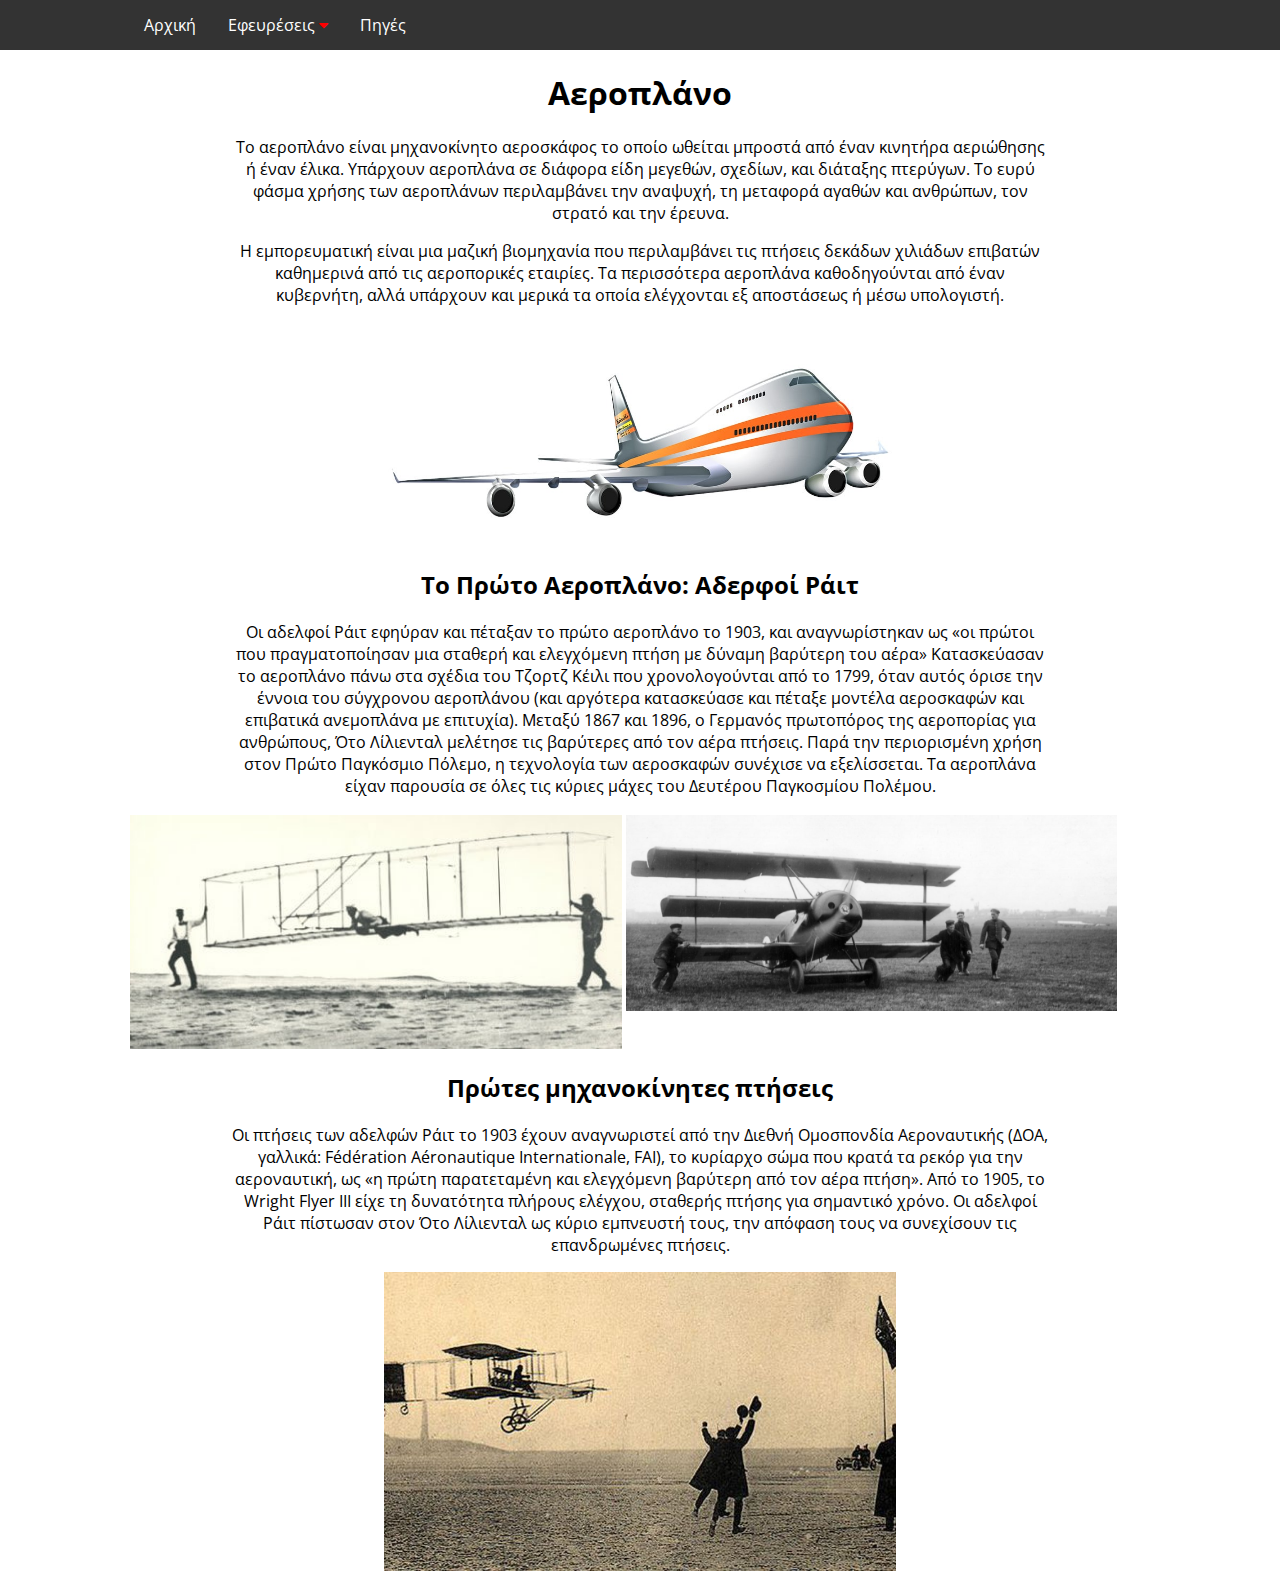
<file: inventions/3-airplane.html>
<!DOCTYPE html>
<html>
<head>
	<title>Σελίδα Εφεύρεσης Αεροπλάνου</title>
	<!-- Main StyleSheet for all pages -->
	<link rel="stylesheet" href="./../css/style.css">
	<!-- Font Awesome 4 Icons - CDN -->
	<link rel="stylesheet" href="https://stackpath.bootstrapcdn.com/font-awesome/4.7.0/css/font-awesome.min.css"
		integrity="sha384-wvfXpqpZZVQGK6TAh5PVlGOfQNHSoD2xbE+QkPxCAFlNEevoEH3Sl0sibVcOQVnN"
		crossorigin="anonymous"
	>
	<!-- Meta tags -->
	<meta content="text/html;charset=utf-8" http-equiv="Content-Type">
	<meta content="utf-8" http-equiv="encoding">
	<meta name="viewport" content="width=device-width, initial-scale=1.0">
	<meta name="description" content="Σελίδα Εφεύρεσης Αεροπλάνου">
	<meta name="author" content="Orestes Georgiou">
	<meta name="author" content="Emmanouil Stylianos Vasilakis">
</head>

<body>
	<!-- Navbar -->
	<nav class="navbar">
		<div class="container-lg">
			<a href="./../index.html">Αρχική</a>
			<div class="dropdown">
				<button class="dropbtn">
					<a href="./../inventions.html" class="p-0">Εφευρέσεις
						<i class="fa fa-caret-down" style="color: red"></i>
					</a>
				</button>
				<div class="dropdown-content">
					<a href="./../inventions/1-printing_press.html">Τυπογραφία</a>
					<a href="./../inventions/2-light_bulb.html">Λαμπτήρας Φωτός</a>
					<a href="./../inventions/3-airplane.html" class="active-drpdwn"><b>Αεροπλάνο</b></a>
					<a href="./../inventions/4-personal_computer.html">Υπολογιστής</a>
					<a href="./../inventions/5-vaccines.html">Εμβόλια</a>
					<a href="./../inventions/6-automobile.html">Αυτοκίνητο</a>
					<a href="./../inventions/7-clock.html">Ρολόι</a>
					<a href="./../inventions/8-telephone.html">Τηλέφωνο</a>
					<a href="./../inventions/9-refrigerator.html">Ψυγείο</a>
					<a href="./../inventions/10-photography.html">Φωτογραφία</a>
				</div>
			</div>
			<a href="./../sources.html">Πηγές</a>
		</div>
	</nav>
	<!-- End Navbar -->

	<!-- Main Content -->
	<div class="container-lg">
		<h1 class="text-center">Αεροπλάνο</h1>
		<div class="container-lg">
			<p class="text-center">
				Το αεροπλάνο είναι μηχανοκίνητο αεροσκάφος το οποίο ωθείται μπροστά από έναν κινητήρα αεριώθησης ή έναν έλικα.
				Υπάρχουν αεροπλάνα σε διάφορα είδη μεγεθών, σχεδίων, και διάταξης πτερύγων.
				Το ευρύ φάσμα χρήσης των αεροπλάνων περιλαμβάνει την αναψυχή, τη μεταφορά αγαθών και
				ανθρώπων, τον στρατό και την έρευνα.
			</p>
			<p class="text-center">
				Η εμπορευματική είναι μια μαζική βιομηχανία που περιλαμβάνει τις πτήσεις δεκάδων
				χιλιάδων επιβατών καθημερινά από τις αεροπορικές εταιρίες.
				Τα περισσότερα αεροπλάνα καθοδηγούνται από έναν κυβερνήτη, αλλά υπάρχουν και μερικά τα οποία
				ελέγχονται εξ αποστάσεως ή μέσω υπολογιστή.
			</p>
		</div>
		<img src="./../imgs/3-airplane.d/8.jpg" class="img-centered" style="max-width: 50%">
		<div class="container-lg">
			<h2 class="text-center">Το Πρώτο Αεροπλάνο: Αδερφοί Ράιτ</h2>
			<p class="text-center">
				Οι αδελφοί Ράιτ εφηύραν και πέταξαν το πρώτο αεροπλάνο το 1903, και αναγνωρίστηκαν ως «οι πρώτοι που
				πραγματοποίησαν μια σταθερή και ελεγχόμενη πτήση με δύναμη βαρύτερη του
				αέρα» Κατασκεύασαν το αεροπλάνο πάνω στα σχέδια του Τζορτζ Κέιλι που χρονολογούνται από το 1799, όταν αυτός
				όρισε την έννοια του σύγχρονου αεροπλάνου (και αργότερα κατασκεύασε και πέταξε μοντέλα αεροσκαφών
				και επιβατικά ανεμοπλάνα με επιτυχία).
				Μεταξύ 1867 και 1896, ο Γερμανός πρωτοπόρος της αεροπορίας για ανθρώπους, Ότο Λίλιενταλ μελέτησε τις βαρύτερες
				από τον αέρα πτήσεις.
				Παρά την περιορισμένη χρήση στον Πρώτο Παγκόσμιο Πόλεμο, η τεχνολογία των αεροσκαφών συνέχισε να
				εξελίσσεται. Τα αεροπλάνα είχαν παρουσία σε όλες τις κύριες μάχες του Δευτέρου Παγκοσμίου Πολέμου.
			</p>
		</div>
		<div class="row">
			<div class="column">
				<img src="./../imgs/3-airplane.d/6.jpg" class="img-centered">
			</div>
			<div class="column">
				<img src="./../imgs/3-airplane.d/7.jpg" class="img-centered">
			</div>
		</div>
		<div class="container-lg">
			<h2 class="text-center">Πρώτες μηχανοκίνητες πτήσεις</h2>
			<p class="text-center">
				Οι πτήσεις των αδελφών Ράιτ το 1903 έχουν αναγνωριστεί από την Διεθνή Ομοσπονδία Αεροναυτικής
				(ΔΟΑ, γαλλικά: Fédération Aéronautique Internationale, FAI), το κυρίαρχο σώμα που κρατά
				τα ρεκόρ για την αεροναυτική, ως «η πρώτη παρατεταμένη και ελεγχόμενη βαρύτερη από τον αέρα πτήση».
				Από το 1905, το Wright Flyer III είχε τη δυνατότητα πλήρους ελέγχου, σταθερής πτήσης για σημαντικό χρόνο.
				Οι αδελφοί Ράιτ πίστωσαν στον Ότο Λίλιενταλ ως κύριο εμπνευστή τους, την απόφαση τους να συνεχίσουν
				τις επανδρωμένες πτήσεις.
			</p>
		</div>
		<img src="./../imgs/3-airplane.d/5.jpg" class="img-centered mb-2" style="max-width: 50%">
	</div>
	<!-- End Main Content -->
</body>
</html>
</file>
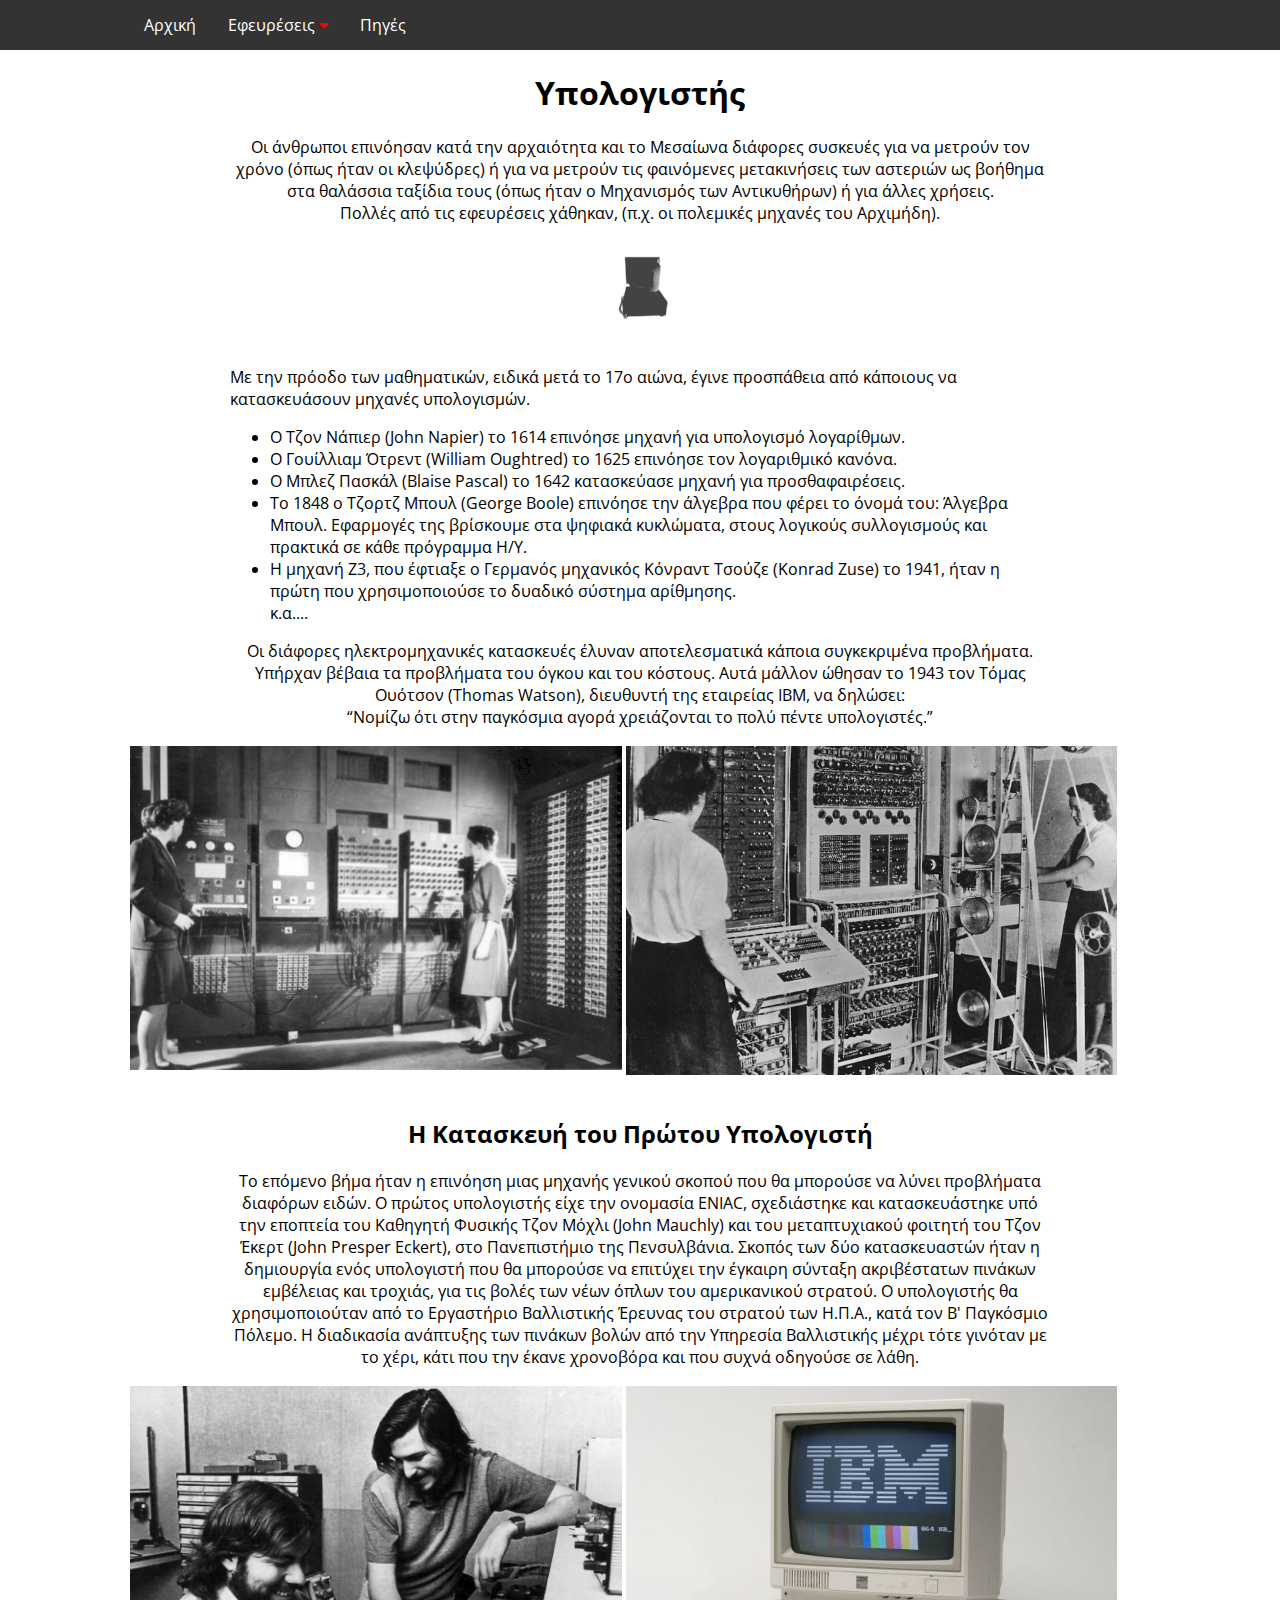
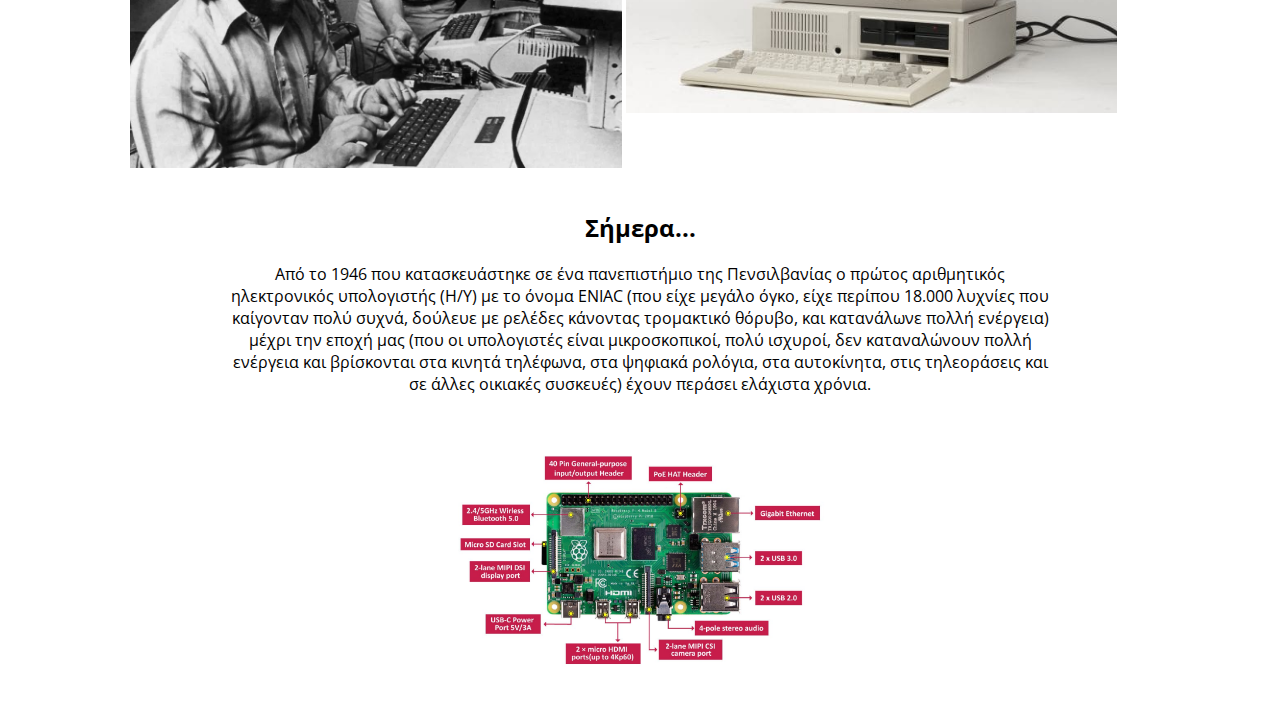
<file: inventions/4-personal_computer.html>
<!DOCTYPE html>
<html>
<head>
	<title>Σελίδα Εφεύρεσης Υπολογιστή</title>
	<!-- Main StyleSheet for all pages -->
	<link rel="stylesheet" href="./../css/style.css">
	<!-- Font Awesome 4 Icons - CDN -->
	<link rel="stylesheet" href="https://stackpath.bootstrapcdn.com/font-awesome/4.7.0/css/font-awesome.min.css"
		integrity="sha384-wvfXpqpZZVQGK6TAh5PVlGOfQNHSoD2xbE+QkPxCAFlNEevoEH3Sl0sibVcOQVnN"
		crossorigin="anonymous"
	>
	<!-- Meta tags -->
	<meta content="text/html;charset=utf-8" http-equiv="Content-Type">
	<meta content="utf-8" http-equiv="encoding">
	<meta name="viewport" content="width=device-width, initial-scale=1.0">
	<meta name="description" content="Σελίδα Εφεύρεσης Υπολογιστή">
	<meta name="author" content="Emmanouil Stylianos Vasilakis">
</head>

<body>
	<!-- Navbar -->
	<nav class="navbar">
		<div class="container-lg">
			<a href="./../index.html">Αρχική</a>
			<div class="dropdown">
				<button class="dropbtn">
					<a href="./../inventions.html" class="p-0">Εφευρέσεις
						<i class="fa fa-caret-down" style="color:red"></i>
					</a>
				</button>
				<div class="dropdown-content">
					<a href="./../inventions/1-printing_press.html">Τυπογραφία</a>
					<a href="./../inventions/2-light_bulb.html">Λαμπτήρας Φωτός</a>
					<a href="./../inventions/3-airplane.html">Αεροπλάνο</a>
					<a href="./../inventions/4-personal_computer.html" class="active-drpdwn"><b>Υπολογιστής</b></a>
					<a href="./../inventions/5-vaccines.html">Εμβόλια</a>
					<a href="./../inventions/6-automobile.html">Αυτοκίνητο</a>
					<a href="./../inventions/7-clock.html">Ρολόι</a>
					<a href="./../inventions/8-telephone.html">Τηλέφωνο</a>
					<a href="./../inventions/9-refrigerator.html">Ψυγείο</a>
					<a href="./../inventions/10-photography.html">Φωτογραφία</a>
				</div>
			</div>
			<a href="./../sources.html">Πηγές</a>
		</div>
	</nav>
	<!-- End Navbar -->

	<!-- Main Content -->
	<div class="container-lg">
		<h1 class="text-center">Υπολογιστής</h1>
		<div class="container-lg">
			<p class="text-center">
				Οι άνθρωποι επινόησαν κατά την αρχαιότητα και το Μεσαίωνα διάφορες συσκευές για να μετρούν τον χρόνο
				(όπως ήταν οι κλεψύδρες) ή για να μετρούν τις φαινόμενες μετακινήσεις των αστεριών ως βοήθημα
				στα θαλάσσια ταξίδια τους (όπως ήταν ο Μηχανισμός των Αντικυθήρων) ή για άλλες χρήσεις.<br>
				Πολλές από τις εφευρέσεις χάθηκαν, (π.χ. οι πολεμικές μηχανές του Αρχιμήδη).
			</p>
		</div>
		<img src="./../imgs/4-personal_computer.d/pc.gif" class="img-centered-big" style="max-width: 10%" alt="">
		<div class="container-lg">
			<p>
				Με την πρόοδο των μαθηματικών, ειδικά μετά το 17ο αιώνα, έγινε προσπάθεια από κάποιους να κατασκευάσουν μηχανές υπολογισμών.
				<ul>
					<li>Ο Τζον Νάπιερ (John Napier) το 1614 επινόησε μηχανή για υπολογισμό λογαρίθμων.</li>
					<li>Ο Γουίλλιαμ Ότρεντ (William Oughtred) το 1625 επινόησε τον λογαριθμικό κανόνα.</li>
					<li>Ο Μπλεζ Πασκάλ (Blaise Pascal) το 1642 κατασκεύασε μηχανή για προσθαφαιρέσεις.</li>
					<li>Το 1848 ο Τζορτζ Μπουλ (George Boole) επινόησε την άλγεβρα που φέρει το όνομά του: Άλγεβρα Μπουλ. Εφαρμογές της βρίσκουμε στα ψηφιακά κυκλώματα, στους λογικούς συλλογισμούς και πρακτικά σε κάθε πρόγραμμα Η/Υ.</li>
					<li>Η μηχανή Z3, που έφτιαξε ο Γερμανός μηχανικός Κόνραντ Τσούζε (Konrad Zuse) το 1941, ήταν η πρώτη που χρησιμοποιούσε το δυαδικό σύστημα αρίθμησης.</li>
					κ.α....
				</ul>
			</p>
			<p class="text-center">
				Οι διάφορες ηλεκτρομηχανικές κατασκευές έλυναν αποτελεσματικά κάποια συγκεκριμένα προβλήματα.
				Υπήρχαν βέβαια τα προβλήματα του όγκου και του κόστους.
				Αυτά μάλλον ώθησαν το 1943 τον Τόμας Ουότσον (Thomas Watson), διευθυντή της εταιρείας IBM, να δηλώσει:<br>
				<q>Νομίζω ότι στην παγκόσμια αγορά χρειάζονται το πολύ πέντε υπολογιστές.</q>
			</p>
		</div>
		<div class="row">
			<div class="column">
				<img src="./../imgs/4-personal_computer.d/11.jpg"
					class="img-centered"
					alt=""
				>
			</div>
			<div class="column">
				<img src="./../imgs/4-personal_computer.d/4.jpg"
					class="img-centered"
					alt=""
				>
			</div>
		</div>
		<h2 class="text-center pt-2">Η Κατασκευή του Πρώτου Υπολογιστή</h2>
		<div class="container-lg">
			<p class="text-center">
				Το επόμενο βήμα ήταν η επινόηση μιας μηχανής γενικού σκοπού που θα μπορούσε να λύνει προβλήματα διαφόρων ειδών.
				Ο πρώτος υπολογιστής είχε την ονομασία ENIAC, σχεδιάστηκε και
				κατασκευάστηκε υπό την εποπτεία του Καθηγητή Φυσικής Τζον Μόχλι (John Mauchly) και
				του μεταπτυχιακού φοιτητή του Τζον Έκερτ (John Presper Eckert), στο Πανεπιστήμιο της
				Πενσυλβάνια.
				Σκοπός των δύο κατασκευαστών ήταν η δημιουργία ενός υπολογιστή που θα μπορούσε να επιτύχει την
				έγκαιρη σύνταξη ακριβέστατων πινάκων εμβέλειας και τροχιάς, για τις βολές των νέων όπλων του αμερικανικού στρατού.
				Ο υπολογιστής θα χρησιμοποιούταν από το Εργαστήριο Βαλλιστικής Έρευνας του στρατού των Η.Π.Α., κατά τον Β' Παγκόσμιο Πόλεμο.
				Η διαδικασία ανάπτυξης των πινάκων βολών από την Υπηρεσία Βαλλιστικής μέχρι τότε γινόταν με το χέρι,
				κάτι που την έκανε χρονοβόρα και που συχνά οδηγούσε σε λάθη.
			</p>
		</div>
		<div class="row">
			<div class="column">
				<img src="./../imgs/4-personal_computer.d/7.jpg"
					class="img-centered"
					alt=""
				>
			</div>
			<div class="column">
				<img src="./../imgs/4-personal_computer.d/6.jpg"
					class="img-centered"
					alt=""
				>
			</div>
		</div>
		<h2 class="text-center pt-2">Σήμερα...</h2>
		<div class="container-lg pb-2">
			<p class="text-center">
				Από το 1946 που κατασκευάστηκε σε ένα πανεπιστήμιο της Πενσιλβανίας ο πρώτος αριθμητικός ηλεκτρονικός υπολογιστής (Η/Υ) με το όνομα ENIAC
				(που είχε μεγάλο όγκο, είχε περίπου 18.000 λυχνίες που καίγονταν πολύ συχνά, δούλευε με ρελέδες κάνοντας τρομακτικό θόρυβο,
				και κατανάλωνε πολλή ενέργεια) μέχρι την εποχή μας (που οι υπολογιστές είναι μικροσκοπικοί, πολύ ισχυροί,
				δεν καταναλώνουν πολλή ενέργεια και βρίσκονται στα κινητά τηλέφωνα, στα ψηφιακά ρολόγια, στα αυτοκίνητα,
				στις τηλεοράσεις και σε άλλες οικιακές συσκευές) έχουν περάσει ελάχιστα χρόνια.
			</p>
		</div>
		<img src="./../imgs/4-personal_computer.d/12.jpg" class="img-centered pb-2" style="width: 40%">
	</div>
	<!-- End Main Content -->
</body>
</html>
</file>
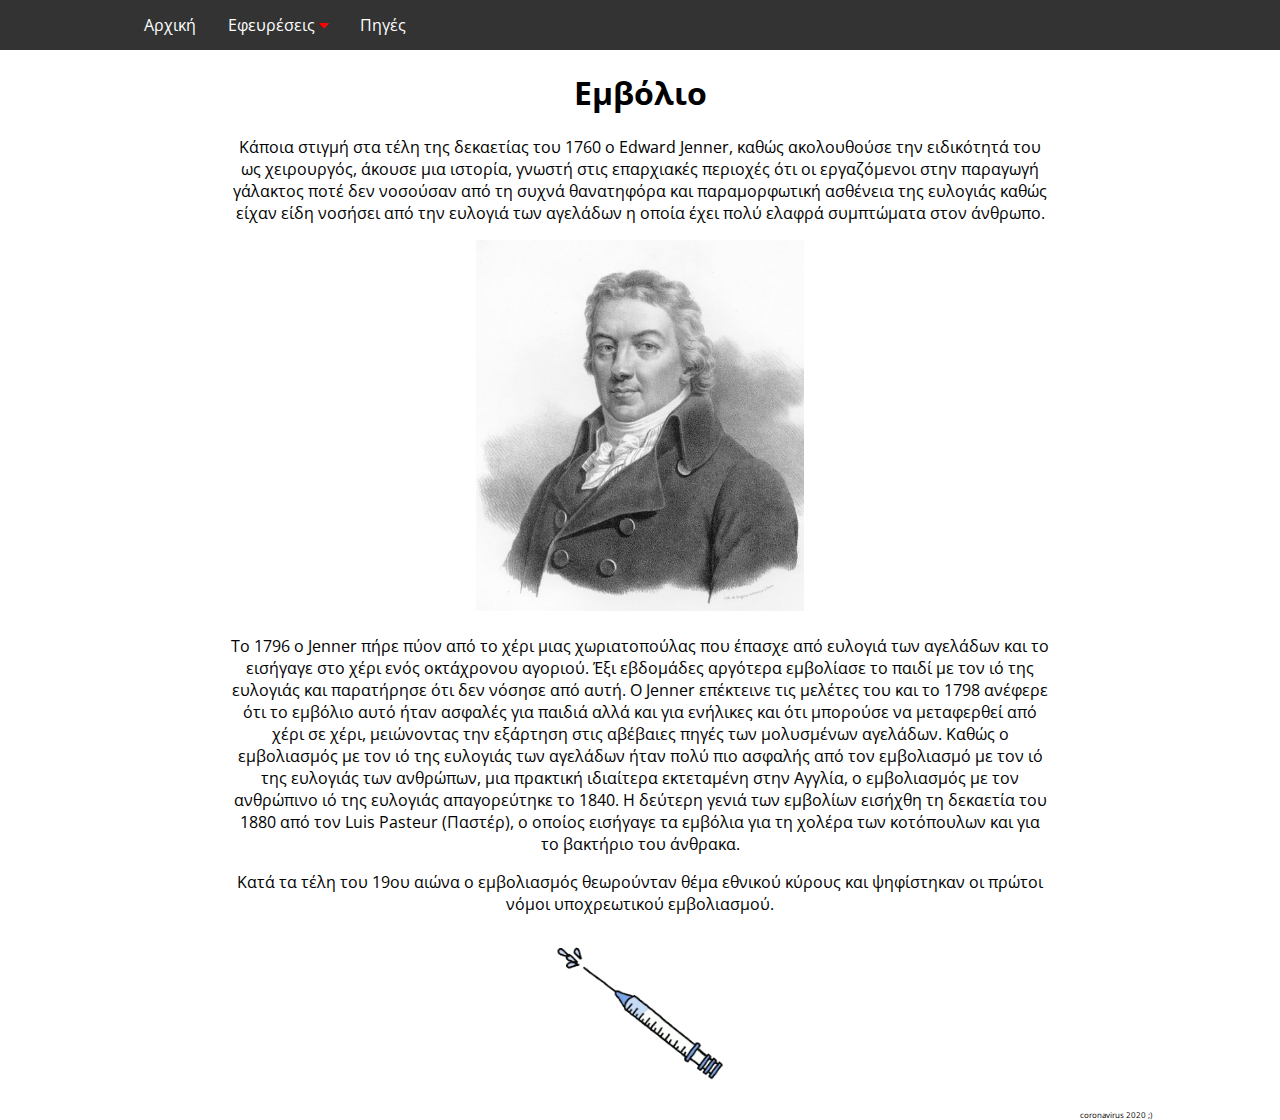
<file: inventions/5-vaccines.html>
<!DOCTYPE html>
<html>
<head>
	<title>Σελίδα Εφεύρεσης Εμβολίου</title>
	<!-- Main StyleSheet for all pages -->
	<link rel="stylesheet" href="./../css/style.css">
	<!-- Font Awesome 4 Icons - CDN -->
	<link rel="stylesheet" href="https://stackpath.bootstrapcdn.com/font-awesome/4.7.0/css/font-awesome.min.css"
		integrity="sha384-wvfXpqpZZVQGK6TAh5PVlGOfQNHSoD2xbE+QkPxCAFlNEevoEH3Sl0sibVcOQVnN"
		crossorigin="anonymous"
	>
	<!-- Meta tags -->
	<meta content="text/html;charset=utf-8" http-equiv="Content-Type">
	<meta content="utf-8" http-equiv="encoding">
	<meta name="viewport" content="width=device-width, initial-scale=1.0">
	<meta name="description" content="Σελίδα Εφεύρεσης Εμβολίου">
	<meta name="author" content="Emmanouil Stylianos Vasilakis">
</head>

<body>
	<!-- Navbar -->
	<nav class="navbar">
		<div class="container-lg">
			<a href="./../index.html">Αρχική</a>
			<div class="dropdown">
				<button class="dropbtn">
					<a href="./../inventions.html" class="p-0">Εφευρέσεις
						<i class="fa fa-caret-down" style="color:red"></i>
					</a>
				</button>
				<div class="dropdown-content">
					<a href="./../inventions/1-printing_press.html">Τυπογραφία</a>
					<a href="./../inventions/2-light_bulb.html">Λαμπτήρας Φωτός</a>
					<a href="./../inventions/3-airplane.html">Αεροπλάνο</a>
					<a href="./../inventions/4-personal_computer.html">Υπολογιστής</a>
					<a href="./../inventions/5-vaccines.html" class="active-drpdwn"><b>Εμβόλια</b></a>
					<a href="./../inventions/6-automobile.html">Αυτοκίνητο</a>
					<a href="./../inventions/7-clock.html">Ρολόι</a>
					<a href="./../inventions/8-telephone.html">Τηλέφωνο</a>
					<a href="./../inventions/9-refrigerator.html">Ψυγείο</a>
					<a href="./../inventions/10-photography.html">Φωτογραφία</a>
				</div>
			</div>
			<a href="./../sources.html">Πηγές</a>
		</div>
	</nav>
	<!-- End Navbar -->
	<!-- Main Content -->
	<div class="container-lg">
		<h1 class="text-center">Εμβόλιο</h1>
		<div class="container-lg">
			<p class="text-center">
				Κάποια στιγμή στα τέλη της δεκαετίας του 1760 ο Edward Jenner, καθώς ακολουθούσε την ειδικότητά του ως χειρουργός,
				άκουσε μια ιστορία, γνωστή στις επαρχιακές περιοχές ότι οι εργαζόμενοι στην παραγωγή γάλακτος ποτέ δεν νοσούσαν από
				τη συχνά θανατηφόρα και παραμορφωτική ασθένεια της ευλογιάς καθώς είχαν είδη νοσήσει από την ευλογιά των
				αγελάδων η οποία έχει πολύ ελαφρά συμπτώματα στον άνθρωπο.
			</p>
			<img src="./../imgs/5-vaccines.d/Eduard_Jenner.jpg" class="img-centered-big" style="max-width: 40%" alt="">
			<p class="text-center">
				Το 1796 ο Jenner πήρε πύον από το χέρι μιας χωριατοπούλας που έπασχε από ευλογιά των αγελάδων και το εισήγαγε στο χέρι
				ενός οκτάχρονου αγοριού.
				Έξι εβδομάδες αργότερα εμβολίασε το παιδί με τον ιό της ευλογιάς και παρατήρησε ότι δεν νόσησε από αυτή.
				Ο Jenner επέκτεινε τις μελέτες του και το 1798 ανέφερε ότι το εμβόλιο αυτό ήταν ασφαλές για παιδιά αλλά και για ενήλικες
				και ότι μπορούσε να μεταφερθεί από χέρι σε χέρι, μειώνοντας την εξάρτηση στις αβέβαιες πηγές των μολυσμένων αγελάδων.
				Καθώς ο εμβολιασμός με τον ιό της ευλογιάς των αγελάδων ήταν πολύ πιο ασφαλής από τον εμβολιασμό με τον ιό της ευλογιάς των ανθρώπων,
				μια πρακτική ιδιαίτερα εκτεταμένη στην Αγγλία,
				ο εμβολιασμός με τον ανθρώπινο ιό της ευλογιάς απαγορεύτηκε το 1840.
				Η δεύτερη γενιά των εμβολίων εισήχθη τη δεκαετία του 1880 από τον Luis Pasteur (Παστέρ),
				ο οποίος εισήγαγε τα εμβόλια για τη χολέρα των κοτόπουλων και για το βακτήριο του άνθρακα.
			</p>
			<p class="text-center">
				Κατά τα τέλη του 19ου αιώνα ο εμβολιασμός θεωρούνταν θέμα εθνικού κύρους και ψηφίστηκαν οι πρώτοι νόμοι υποχρεωτικού εμβολιασμού.
			</p>
		</div>
		<img src="./../imgs/5-vaccines.d/giphy.gif" class="img-centered-big" style="max-width: 20%" alt="">
		<small style="float: right; font-size: 50%;">coronavirus 2020 ;)</small>
	</div>
	<!-- End Main Content -->
</body>
</html>
</file>
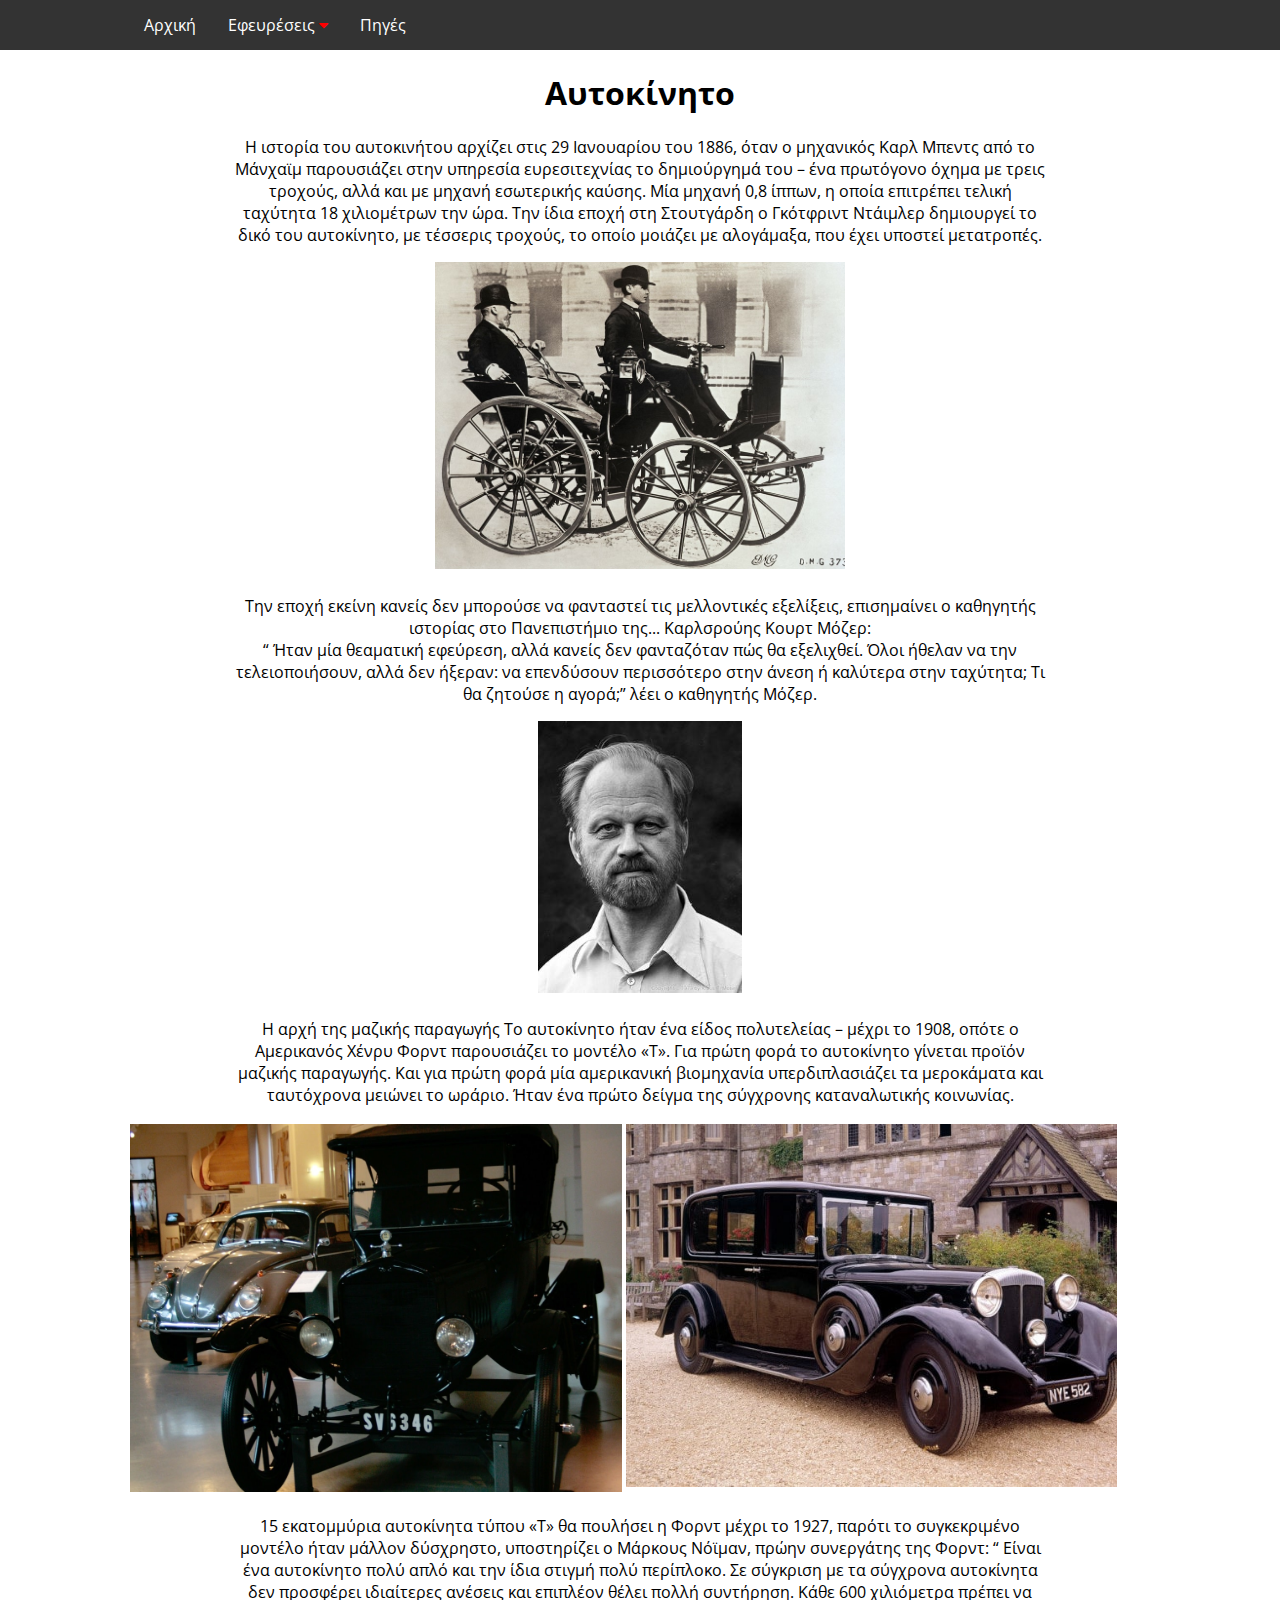
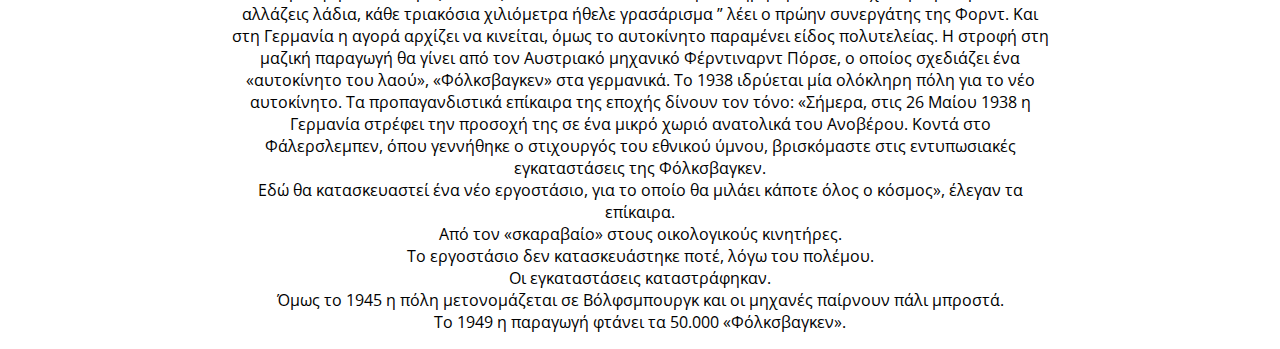
<file: inventions/6-automobile.html>
<!DOCTYPE html>
<html>
<head>
	<title>Σελίδα Εφεύρεσης Αυτοκινήτου</title>
	<!-- Main StyleSheet for all pages -->
	<link rel="stylesheet" href="./../css/style.css">
	<!-- Font Awesome 4 Icons - CDN -->
	<link rel="stylesheet" href="https://stackpath.bootstrapcdn.com/font-awesome/4.7.0/css/font-awesome.min.css"
		integrity="sha384-wvfXpqpZZVQGK6TAh5PVlGOfQNHSoD2xbE+QkPxCAFlNEevoEH3Sl0sibVcOQVnN"
		crossorigin="anonymous"
	>
	<!-- Meta tags -->
	<meta content="text/html;charset=utf-8" http-equiv="Content-Type">
	<meta content="utf-8" http-equiv="encoding">
	<meta name="viewport" content="width=device-width, initial-scale=1.0">
	<meta name="description" content="Σελίδα Εφεύρεσης Αυτοκινήτου">
	<meta name="author" content="Emmanouil Stylianos Vasilakis">
</head>

<body>
	<!-- Navbar -->
	<nav class="navbar">
		<div class="container-lg">
			<a href="./../index.html">Αρχική</a>
			<div class="dropdown">
				<button class="dropbtn">
					<a href="./../inventions.html" class="p-0">Εφευρέσεις
						<i class="fa fa-caret-down" style="color:red"></i>
					</a>
				</button>
				<div class="dropdown-content">
					<a href="./../inventions/1-printing_press.html">Τυπογραφία</a>
					<a href="./../inventions/2-light_bulb.html">Λαμπτήρας Φωτός</a>
					<a href="./../inventions/3-airplane.html">Αεροπλάνο</a>
					<a href="./../inventions/4-personal_computer.html">Υπολογιστής</a>
					<a href="./../inventions/5-vaccines.html">Εμβόλια</a>
					<a href="./../inventions/6-automobile.html" class="active-drpdwn"><b>Αυτοκίνητο</b></a>
					<a href="./../inventions/7-clock.html">Ρολόι</a>
					<a href="./../inventions/8-telephone.html">Τηλέφωνο</a>
					<a href="./../inventions/9-refrigerator.html">Ψυγείο</a>
					<a href="./../inventions/10-photography.html">Φωτογραφία</a>
				</div>
			</div>
			<a href="./../sources.html">Πηγές</a>
		</div>
	</nav>
	<!-- End Navbar -->

	<!-- Main Content -->
	<div class="container-lg">
		<h1 class="text-center">Αυτοκίνητο</h1>
		<div class="container-lg">
			<p class="text-center">
				Η ιστορία του αυτοκινήτου αρχίζει στις 29 Ιανουαρίου του 1886, όταν ο μηχανικός Καρλ Μπεντς από το Μάνχαϊμ παρουσιάζει
				στην υπηρεσία ευρεσιτεχνίας το δημιούργημά του – ένα πρωτόγονο όχημα με τρεις τροχούς, αλλά και με μηχανή εσωτερικής καύσης.
				Μία μηχανή 0,8 ίππων, η οποία επιτρέπει τελική ταχύτητα 18 χιλιομέτρων την ώρα.
				Την ίδια εποχή στη Στουτγάρδη ο Γκότφριντ Ντάιμλερ δημιουργεί το δικό του αυτοκίνητο, με τέσσερις τροχούς,
				το οποίο μοιάζει με αλογάμαξα, που έχει υποστεί μετατροπές.
			</p>
		</div>
		<img src="./../imgs/6-automobile.d/5.jpg" class="img-centered-big" style="max-width: 40%" alt="">
		<div class="container-lg">
			<p class="text-center">
				Την εποχή εκείνη κανείς δεν μπορούσε να φανταστεί τις μελλοντικές εξελίξεις, επισημαίνει ο καθηγητής ιστορίας στο Πανεπιστήμιο της...
				Καρλσρούης Κουρτ Μόζερ:<br>
				<q>
					Ήταν μία θεαματική εφεύρεση, αλλά κανείς δεν φανταζόταν πώς θα εξελιχθεί. Όλοι ήθελαν να την τελειοποιήσουν, αλλά δεν
					ήξεραν: να επενδύσουν περισσότερο στην άνεση ή καλύτερα στην ταχύτητα; Τι θα ζητούσε η αγορά;</q>
				λέει ο καθηγητής Μόζερ.
			</p>
			<img src="./../imgs/6-automobile.d/3.jpg" class="img-centered-big" style="max-width: 25%" alt="">
			<p class="text-center">
				Η αρχή της μαζικής παραγωγής Το αυτοκίνητο ήταν ένα είδος πολυτελείας – μέχρι το 1908, οπότε ο Αμερικανός Χένρυ Φορντ παρουσιάζει
				το μοντέλο «Τ».
				Για πρώτη φορά το αυτοκίνητο γίνεται προϊόν μαζικής παραγωγής.
				Και για πρώτη φορά μία αμερικανική βιομηχανία υπερδιπλασιάζει τα μεροκάματα και ταυτόχρονα
				μειώνει το ωράριο. Ήταν ένα πρώτο δείγμα της σύγχρονης καταναλωτικής κοινωνίας.
			</p>
		</div>
		<div class="row">
			<div class="column">
				<img src="./../imgs/6-automobile.d/2.jpg" class="img-centered-big" alt="">
			</div>
			<div class="column">
				<img src="./../imgs/6-automobile.d/1.jpg" class="img-centered-big" alt="">
			</div>
		</div>
		<div class="container-lg">
			<p class="text-center">
				15 εκατομμύρια αυτοκίνητα τύπου «Τ» θα πουλήσει η Φορντ μέχρι το 1927, παρότι το συγκεκριμένο μοντέλο ήταν μάλλον δύσχρηστο,
				υποστηρίζει ο Μάρκους Νόϊμαν, πρώην συνεργάτης της Φορντ:
				<q>
					Είναι ένα αυτοκίνητο πολύ απλό και την ίδια στιγμή πολύ περίπλοκο.
					Σε σύγκριση με τα σύγχρονα αυτοκίνητα δεν προσφέρει ιδιαίτερες ανέσεις και επιπλέον θέλει πολλή συντήρηση.
					Κάθε 600 χιλιόμετρα πρέπει να αλλάζεις λάδια, κάθε τριακόσια χιλιόμετρα ήθελε γρασάρισμα
				</q> λέει ο πρώην συνεργάτης της Φορντ.
				Και στη Γερμανία η αγορά αρχίζει να κινείται, όμως το αυτοκίνητο παραμένει είδος πολυτελείας.
				Η στροφή στη μαζική παραγωγή θα γίνει από τον Αυστριακό μηχανικό Φέρντιναρντ Πόρσε, ο οποίος σχεδιάζει ένα «αυτοκίνητο του λαού», «Φόλκσβαγκεν» στα γερμανικά.
				Το 1938 ιδρύεται μία ολόκληρη πόλη για το νέο αυτοκίνητο. Τα προπαγανδιστικά επίκαιρα της εποχής δίνουν τον τόνο:
				«Σήμερα, στις 26 Μαίου 1938 η Γερμανία στρέφει την προσοχή της σε ένα μικρό χωριό ανατολικά του Ανοβέρου. Κοντά στο Φάλερσλεμπεν,
				όπου γεννήθηκε ο στιχουργός του εθνικού ύμνου, βρισκόμαστε στις εντυπωσιακές εγκαταστάσεις της Φόλκσβαγκεν.<br>
				Εδώ θα κατασκευαστεί ένα νέο εργοστάσιο, για το οποίο θα μιλάει κάποτε όλος ο κόσμος», έλεγαν τα επίκαιρα.<br>
				Από τον «σκαραβαίο» στους οικολογικούς κινητήρες.<br>
				Το εργοστάσιο δεν κατασκευάστηκε ποτέ, λόγω του πολέμου.<br>
				Οι εγκαταστάσεις καταστράφηκαν.<br>
				Όμως το 1945 η πόλη μετονομάζεται σε Βόλφσμπουργκ και οι μηχανές παίρνουν πάλι μπροστά.<br>
				Το 1949 η παραγωγή φτάνει τα 50.000 «Φόλκσβαγκεν».<br>
				<!-- <a href="https://www.2810.gr/index.php/news-texnologia-epistimi/12767-2810-tbwq3hvasz" target="_blank">Πηγή</a> -->
			</p>
		</div>
	</div>
	<!-- End Main Content -->
</body>
</html>
	<!-- End Main Content -->
</body>
</html>
</file>
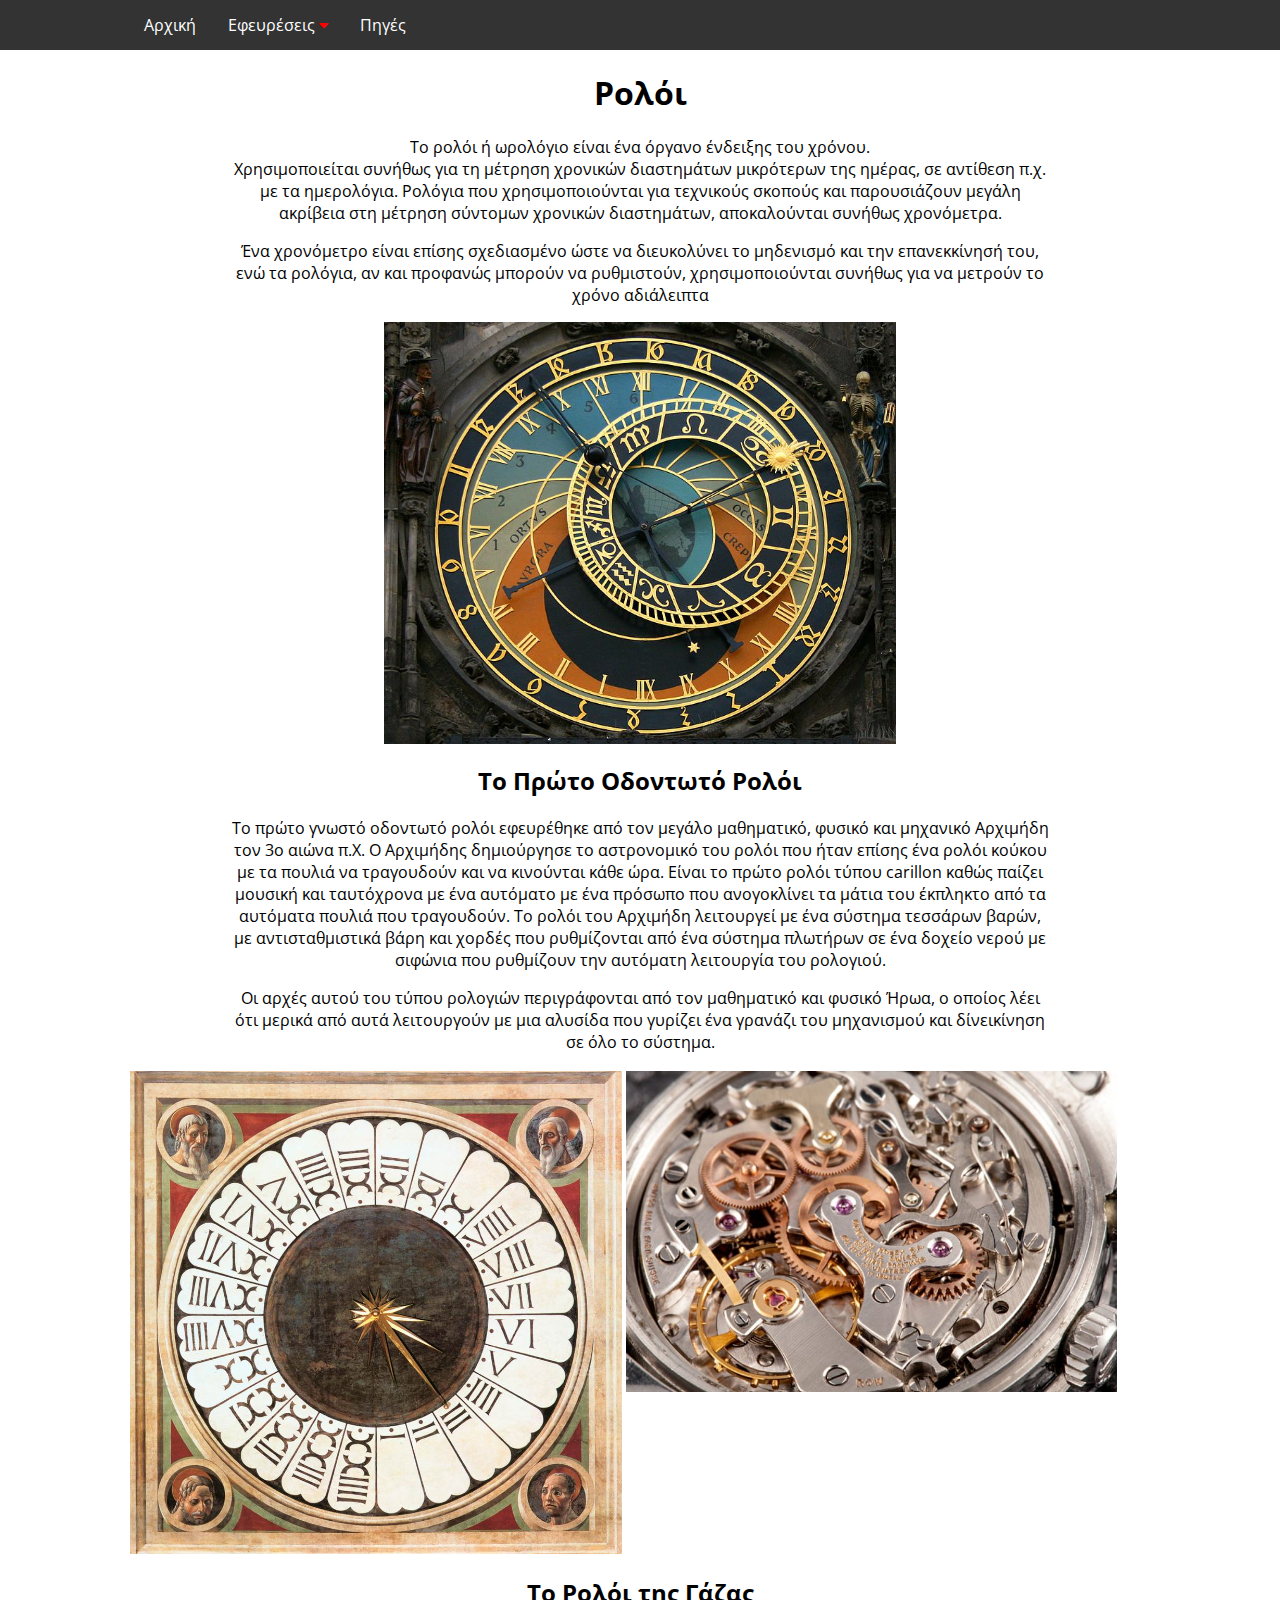
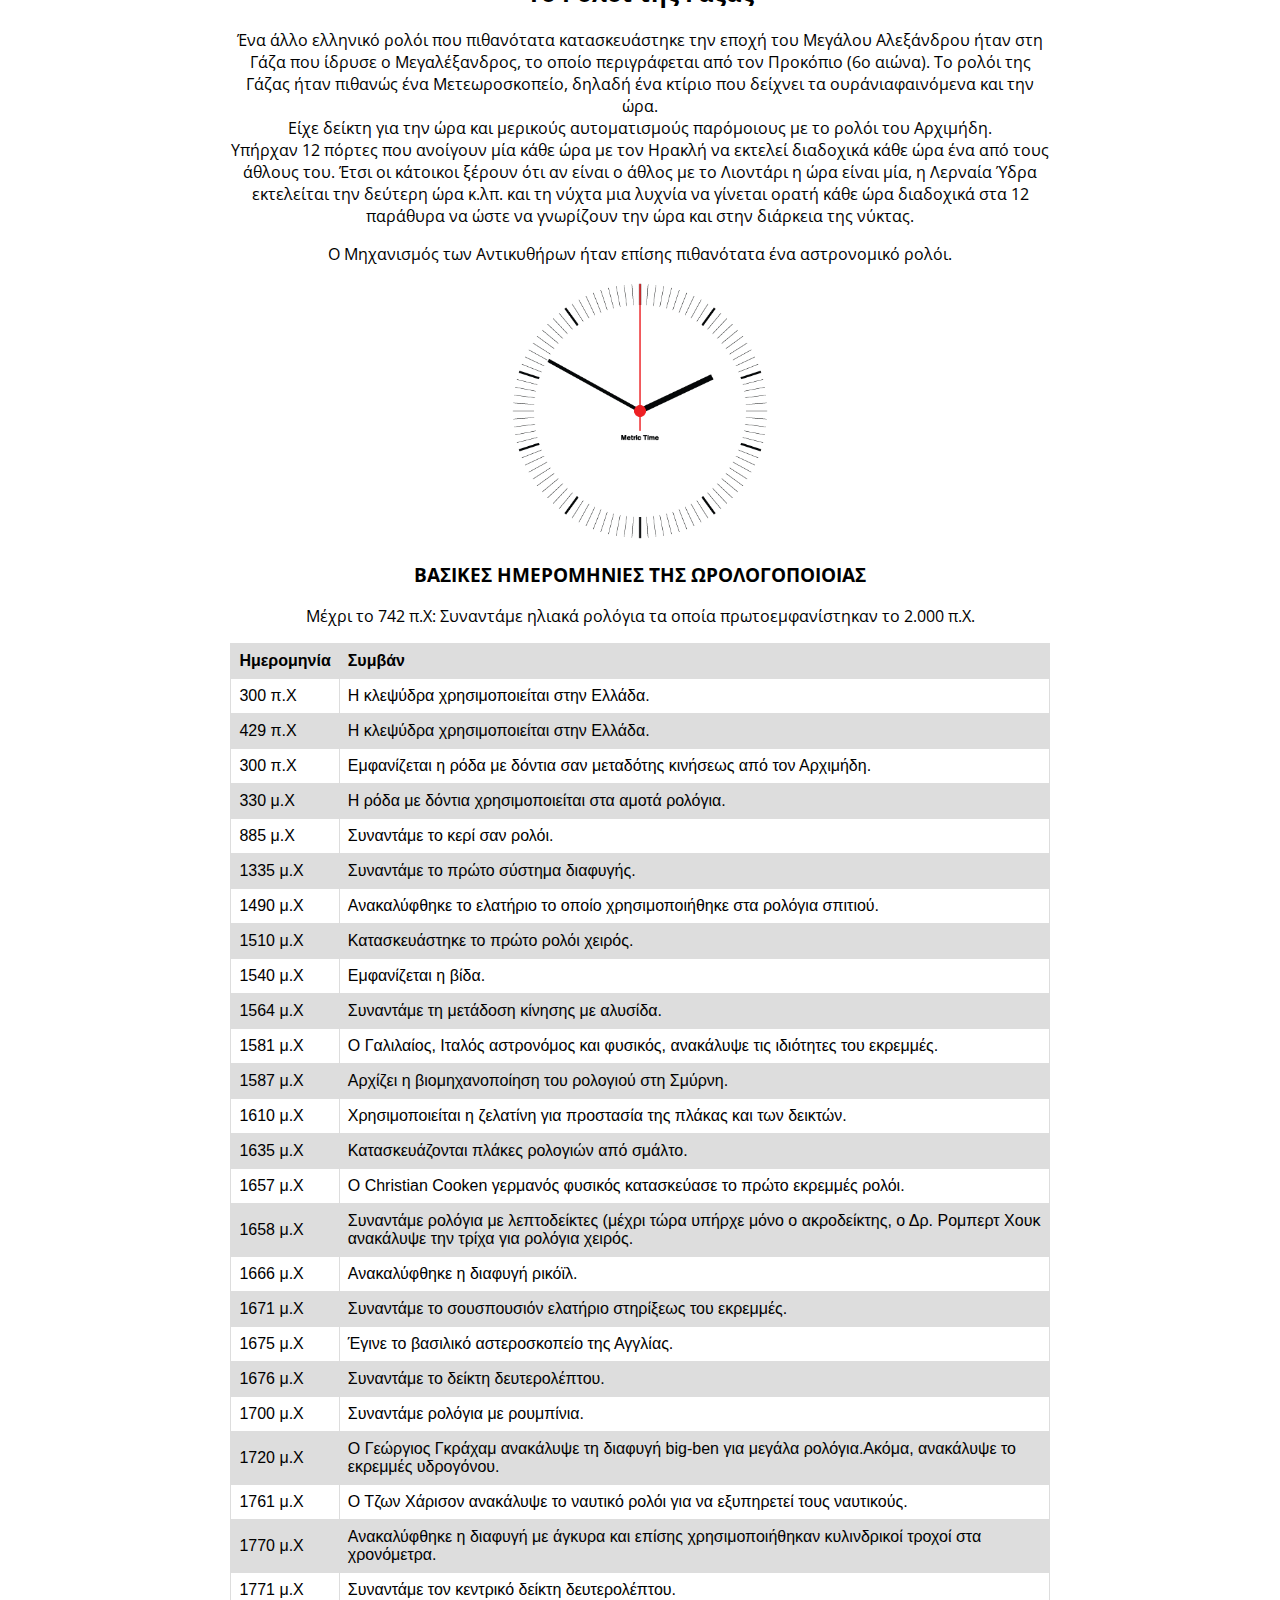
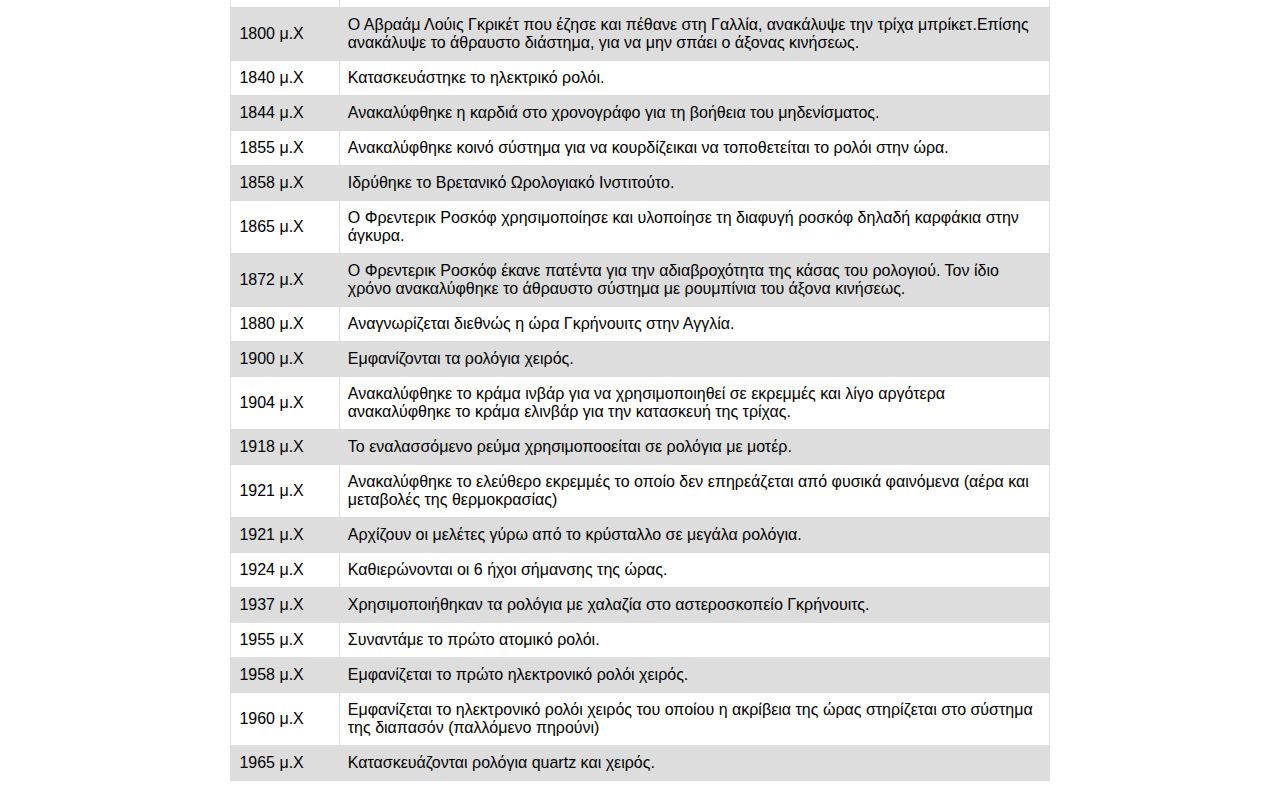
<file: inventions/7-clock.html>
<!DOCTYPE html>
<html>
<head>
	<title>Σελίδα Εφεύρεσης Ψυγείου</title>
	<!-- Main StyleSheet for all pages -->
	<link rel="stylesheet" href="./../css/style.css">
	<!-- Font Awesome 4 Icons - CDN -->
	<link rel="stylesheet" href="https://stackpath.bootstrapcdn.com/font-awesome/4.7.0/css/font-awesome.min.css"
		integrity="sha384-wvfXpqpZZVQGK6TAh5PVlGOfQNHSoD2xbE+QkPxCAFlNEevoEH3Sl0sibVcOQVnN"
		crossorigin="anonymous"
	>
	<!-- Meta tags -->
	<meta content="text/html;charset=utf-8" http-equiv="Content-Type">
	<meta content="utf-8" http-equiv="encoding">
	<meta name="viewport" content="width=device-width, initial-scale=1.0">
	<meta name="description" content="Σελίδα Εφεύρεσης Ψυγείου">
	<meta name="author" content="Emmanouil Stylianos Vasilakis">
</head>

<body>
	<!-- Navbar -->
	<nav class="navbar">
		<div class="container-lg">
			<a href="./../index.html">Αρχική</a>
			<div class="dropdown">
				<button class="dropbtn">
					<a href="./../inventions.html" class="p-0">Εφευρέσεις
						<i class="fa fa-caret-down" style="color: red"></i>
					</a>
				</button>
				<div class="dropdown-content">
					<a href="./../inventions/1-printing_press.html">Τυπογραφία</a>
					<a href="./../inventions/2-light_bulb.html">Λαμπτήρας Φωτός</a>
					<a href="./../inventions/3-airplane.html">Αεροπλάνο</a>
					<a href="./../inventions/4-personal_computer.html">Υπολογιστής</a>
					<a href="./../inventions/5-vaccines.html">Εμβόλια</a>
					<a href="./../inventions/6-automobile.html">Αυτοκίνητο</a>
					<a href="./../inventions/7-clock.html" class="active-drpdwn"><b>Ρολόι</b></a>
					<a href="./../inventions/8-telephone.html">Τηλέφωνο</a>
					<a href="./../inventions/9-refrigerator.html">Ψυγείο</a>
					<a href="./../inventions/10-photography.html">Φωτογραφία</a>
				</div>
			</div>
			<a href="./../sources.html">Πηγές</a>
		</div>
	</nav>
	<!-- End Navbar -->

	<!-- Main Content -->
	<div class="container-lg">
		<h1 class="text-center">Ρολόι</h1>
		<div class="container-lg">
			<p class="text-center">
				Το ρολόι ή ωρολόγιο είναι ένα όργανο ένδειξης του χρόνου.<br>
				Χρησιμοποιείται συνήθως για τη μέτρηση χρονικών διαστημάτων μικρότερων της ημέρας, σε αντίθεση π.χ. με τα ημερολόγια.
				Ρολόγια που χρησιμοποιούνται για τεχνικούς σκοπούς και παρουσιάζουν μεγάλη ακρίβεια στη μέτρηση
				σύντομων χρονικών διαστημάτων, αποκαλούνται συνήθως χρονόμετρα.
			</p>
			<p class="text-center">
				Ένα χρονόμετρο είναι επίσης σχεδιασμένο ώστε να διευκολύνει το μηδενισμό
				και την επανεκκίνησή του, ενώ τα ρολόγια, αν και προφανώς μπορούν να ρυθμιστούν,
				χρησιμοποιούνται συνήθως για να μετρούν το χρόνο αδιάλειπτα
			</p>
		</div>
		<img src="./../imgs/7-clock.d/3.jpg" class="img-centered" style="max-width: 50%">
		<div class="container-lg">
			<h2 class="text-center">Το Πρώτο Οδοντωτό Ρολόι</h2>
			<p class="text-center">
				Το πρώτο γνωστό οδοντωτό ρολόι εφευρέθηκε από τον μεγάλο μαθηματικό, φυσικό και μηχανικό
				Αρχιμήδη τον 3ο αιώνα π.Χ.
				Ο Αρχιμήδης δημιούργησε το αστρονομικό του ρολόι που ήταν επίσης ένα ρολόι
				κούκου με τα πουλιά να τραγουδούν και να κινούνται κάθε ώρα.
				Είναι το πρώτο ρολόι τύπου carillon καθώς παίζει μουσική και ταυτόχρονα
				με ένα αυτόματο με ένα πρόσωπο που ανογοκλίνει τα μάτια του έκπληκτο
				από τα αυτόματα πουλιά που τραγουδούν.
				Το ρολόι του Αρχιμήδη λειτουργεί με ένα σύστημα τεσσάρων βαρών,
				με αντισταθμιστικά βάρη και χορδές που ρυθμίζονται από ένα σύστημα πλωτήρων
				σε ένα δοχείο νερού με σιφώνια που ρυθμίζουν την αυτόματη λειτουργία του ρολογιού.
			</p>
			<p class="text-center">
				Οι αρχές αυτού του τύπου ρολογιών περιγράφονται από τον μαθηματικό και φυσικό
				Ήρωα, ο οποίος λέει ότι μερικά από αυτά λειτουργούν με μια αλυσίδα
				που γυρίζει ένα γρανάζι του μηχανισμού και δίνεικίνηση
				σε όλο το σύστημα.
			</p>
		</div>
		<div class="row">
			<div class="column">
				<img src="./../imgs/7-clock.d/4.jpg" class="img-centered">
			</div>
			<div class="column">
				<img src="./../imgs/7-clock.d/5.jpg" class="img-centered">
			</div>
		</div>
		<div class="container-lg">
			<h2 class="text-center">Το Ρολόι της Γάζας</h2>
			<p class="text-center">
				Ένα άλλο ελληνικό ρολόι που πιθανότατα κατασκευάστηκε την εποχή του Μεγάλου Αλεξάνδρου ήταν στη Γάζα που ίδρυσε
				ο Μεγαλέξανδρος, το οποίο περιγράφεται από τον Προκόπιο (6ο αιώνα).
				Το ρολόι της Γάζας ήταν πιθανώς ένα Μετεωροσκοπείο, δηλαδή ένα κτίριο
				που δείχνει τα ουράνιαφαινόμενα και την ώρα.<br>
				Είχε δείκτη για την ώρα και μερικούς αυτοματισμούς παρόμοιους
				με το ρολόι του Αρχιμήδη.<br>
				Υπήρχαν 12 πόρτες που ανοίγουν μία κάθε ώρα με τον Ηρακλή να εκτελεί
				διαδοχικά κάθε ώρα ένα από τους άθλους του.
				Έτσι οι κάτοικοι ξέρουν ότι αν είναι ο άθλος με το Λιοντάρι η ώρα είναι μία,
				η Λερναία Ύδρα εκτελείται την δεύτερη ώρα κ.λπ. και τη νύχτα μια λυχνία να γίνεται ορατή
				κάθε ώρα διαδοχικά στα 12 παράθυρα να ώστε να γνωρίζουν την ώρα και στην διάρκεια της νύκτας.
			</p>
			<p class="text-center">
				Ο Μηχανισμός των Αντικυθήρων ήταν επίσης πιθανότατα ένα αστρονομικό ρολόι.
			</p>
		</div>
		<img src="./../imgs/7-clock.d/clock.gif" class="img-centered mb-2" style="max-width: 260px;">
		<div class="container-lg mb-2">
			<h3 class="text-center">ΒΑΣΙΚΕΣ ΗΜΕΡΟΜΗΝΙΕΣ ΤΗΣ ΩΡΟΛΟΓΟΠΟΙΟΙΑΣ</h2>
			<p class="text-center">
				Μέχρι το 742 π.Χ: Συναντάμε ηλιακά ρολόγια τα οποία πρωτοεμφανίστηκαν το 2.000 π.Χ.
			</p>
			<table>
				<tr>
					<th>Ημερομηνία</th>
					<th>Συμβάν</th>
				</tr>
				<tr>
					<td>300 π.Χ</td>
					<td>Η κλεψύδρα χρησιμοποιείται στην Ελλάδα.</td>
				</tr>
				<tr>
					<td>429 π.Χ</td>
					<td>Η κλεψύδρα χρησιμοποιείται στην Ελλάδα.</td>
				</tr>
				<tr>
					<td>300 π.Χ</td>
					<td>Εμφανίζεται η ρόδα με δόντια σαν μεταδότης κινήσεως από τον Αρχιμήδη.</td>
				</tr>
				<tr>
					<td>330 μ.Χ</td>
					<td>Η ρόδα με δόντια  χρησιμοποιείται στα αμοτά ρολόγια.</td>
				</tr>
				<tr>
					<td>885 μ.Χ</td>
					<td>Συναντάμε το κερί σαν ρολόι.</td>
				</tr>
				<tr>
					<td>1335 μ.Χ</td>
					<td>Συναντάμε το πρώτο σύστημα διαφυγής.</td>
				</tr>
				<tr>
					<td>1490 μ.Χ</td>
					<td>Ανακαλύφθηκε το ελατήριο το οποίο χρησιμοποιήθηκε στα ρολόγια σπιτιού.</td>
				</tr>
				<tr>
					<td>1510 μ.Χ</td>
					<td>Κατασκευάστηκε το πρώτο ρολόι χειρός.</td>
				</tr>
				<tr>
					<td>1540 μ.Χ</td>
					<td>Εμφανίζεται η βίδα.</td>
				</tr>
				<tr>
					<td>1564 μ.Χ</td>
					<td>Συναντάμε τη μετάδοση κίνησης με αλυσίδα.</td>
				</tr>
				<tr>
					<td>1581 μ.Χ</td>
					<td>Ο Γαλιλαίος, Ιταλός αστρονόμος και φυσικός, ανακάλυψε τις ιδιότητες του εκρεμμές.</td>
				</tr>
				<tr>
					<td>1587 μ.Χ</td>
					<td>Αρχίζει η βιομηχανοποίηση του ρολογιού στη Σμύρνη.</td>
				</tr>
				<tr>
					<td>1610 μ.Χ</td>
					<td>Χρησιμοποιείται η ζελατίνη για προστασία της πλάκας και των δεικτών.</td>
				</tr>
				<tr>
					<td>1635 μ.Χ</td>
					<td>Κατασκευάζονται πλάκες ρολογιών από σμάλτο.</td>
				</tr>
				<tr>
					<td>1657 μ.Χ</td>
					<td>Ο Christian Cooken γερμανός φυσικός κατασκεύασε το πρώτο εκρεμμές ρολόι.</td>
				</tr>
				<tr>
					<td>1658 μ.Χ</td>
					<td>Συναντάμε ρολόγια με λεπτοδείκτες (μέχρι τώρα υπήρχε μόνο ο ακροδείκτης, ο  Δρ. Ρομπερτ Χουκ ανακάλυψε την τρίχα για ρολόγια χειρός.</td>
				</tr>
				<tr>
					<td>1666 μ.Χ</td>
					<td>Ανακαλύφθηκε η διαφυγή ρικόϊλ.</td>
				</tr>
				<tr>
					<td>1671 μ.Χ</td>
					<td>Συναντάμε το σουσπουσιόν ελατήριο στηρίξεως του εκρεμμές.</td>
				</tr>
				<tr>
					<td>1675 μ.Χ</td>
					<td>Έγινε το βασιλικό αστεροσκοπείο της Αγγλίας.</td>
				</tr>
				<tr>
					<td>1676 μ.Χ</td>
					<td>Συναντάμε το δείκτη δευτερολέπτου.</td>
				</tr>
				<tr>
					<td>1700 μ.Χ</td>
					<td>Συναντάμε ρολόγια με ρουμπίνια.</td>
				</tr>
				<tr>
					<td>1720 μ.Χ</td>
					<td>Ο Γεώργιος Γκράχαμ  ανακάλυψε τη διαφυγή big-ben  για μεγάλα ρολόγια.Ακόμα, ανακάλυψε το εκρεμμές υδρογόνου.</td>
				</tr>
				<tr>
					<td>1761 μ.Χ</td>
					<td>Ο Τζων Χάρισον ανακάλυψε το ναυτικό ρολόι για να εξυπηρετεί τους ναυτικούς.</td>
				</tr>
				<tr>
					<td>1770 μ.Χ</td>
					<td>Ανακαλύφθηκε η διαφυγή με άγκυρα  και επίσης χρησιμοποιήθηκαν κυλινδρικοί τροχοί στα χρονόμετρα.</td>
				</tr>
				<tr>
					<td>1771 μ.Χ</td>
					<td>Συναντάμε τον κεντρικό δείκτη  δευτερολέπτου.</td>
				</tr>
				<tr>
					<td>1800 μ.Χ</td>
					<td>Ο Αβραάμ Λούις Γκρικέτ που έζησε και πέθανε στη Γαλλία, ανακάλυψε την τρίχα μπρίκετ.Επίσης ανακάλυψε το άθραυστο διάστημα, για να μην σπάει ο άξονας κινήσεως.</td>
				</tr>
				<tr>
					<td>1840 μ.Χ</td>
					<td>Κατασκευάστηκε το ηλεκτρικό ρολόι.</td>
				</tr>
				<tr>
					<td>1844 μ.Χ</td>
					<td>Ανακαλύφθηκε η καρδιά στο χρονογράφο για τη βοήθεια του μηδενίσματος.</td>
				</tr>
				<tr>
					<td>1855 μ.Χ</td>
					<td>Ανακαλύφθηκε κοινό σύστημα για να κουρδίζεικαι να τοποθετείται το ρολόι στην ώρα.</td>
				</tr>
				<tr>
					<td>1858 μ.Χ</td>
					<td>Ιδρύθηκε το Βρετανικό Ωρολογιακό Ινστιτούτο.</td>
				</tr>
				<tr>
					<td>1865 μ.Χ</td>
					<td>Ο Φρεντερικ Ροσκόφ χρησιμοποίησε και υλοποίησε τη διαφυγή ροσκόφ δηλαδή καρφάκια στην άγκυρα.</td>
				</tr>
				<tr>
					<td>1872 μ.Χ</td>
					<td>Ο Φρεντερικ Ροσκόφ έκανε πατέντα για την αδιαβροχότητα της κάσας του ρολογιού. Τον ίδιο χρόνο ανακαλύφθηκε το άθραυστο σύστημα με ρουμπίνια του άξονα  κινήσεως.</td>
				</tr>
				<tr>
					<td>1880 μ.Χ</td>
					<td>Αναγνωρίζεται διεθνώς η ώρα Γκρήνουιτς στην Αγγλία.</td>
				</tr>
				<tr>
					<td>1900 μ.Χ</td>
					<td>Εμφανίζονται τα ρολόγια χειρός.</td>
				</tr>
				<tr>
					<td>1904 μ.Χ</td>
					<td>Ανακαλύφθηκε το κράμα ινβάρ για να χρησιμοποιηθεί σε εκρεμμές και λίγο αργότερα ανακαλύφθηκε το κράμα ελινβάρ για την κατασκευή της τρίχας.</td>
				</tr>
				<tr>
					<td>1918 μ.Χ</td>
					<td>Το εναλασσόμενο ρεύμα χρησιμοποοείται σε ρολόγια με μοτέρ.</td>
				</tr>
				<tr>
					<td>1921 μ.Χ</td>
					<td>Ανακαλύφθηκε το ελεύθερο εκρεμμές  το οποίο δεν επηρεάζεται από φυσικά φαινόμενα (αέρα και μεταβολές της θερμοκρασίας)</td>
				</tr>
				<tr>
					<td>1921 μ.Χ</td>
					<td>Αρχίζουν οι μελέτες γύρω από το κρύσταλλο σε μεγάλα ρολόγια.</td>
				</tr>
				<tr>
					<td>1924 μ.Χ</td>
					<td>Καθιερώνονται οι 6 ήχοι σήμανσης της ώρας.</td>
				</tr>
				<tr>
					<td>1937 μ.Χ</td>
					<td>Χρησιμοποιήθηκαν τα ρολόγια με χαλαζία στο αστεροσκοπείο Γκρήνουιτς.</td>
				</tr>
				<tr>
					<td>1955 μ.Χ</td>
					<td>Συναντάμε το πρώτο ατομικό ρολόι.</td>
				</tr>
				<tr>
					<td>1958 μ.Χ</td>
					<td>Εμφανίζεται το πρώτο ηλεκτρονικό ρολόι χειρός.</td>
				</tr>
				<tr>
					<td>1960 μ.Χ</td>
					<td>Εμφανίζεται το ηλεκτρονικό ρολόι χειρός του οποίου η ακρίβεια της ώρας στηρίζεται στο σύστημα της διαπασόν (παλλόμενο πηρούνι)</td>
				</tr>
				<tr>
					<td>1965 μ.Χ</td>
					<td>Κατασκευάζονται ρολόγια quartz και χειρός.</td>
				</tr>
			</table>
		</div>
	</div>
	<!-- End Main Content -->
</body>
</html>
</file>
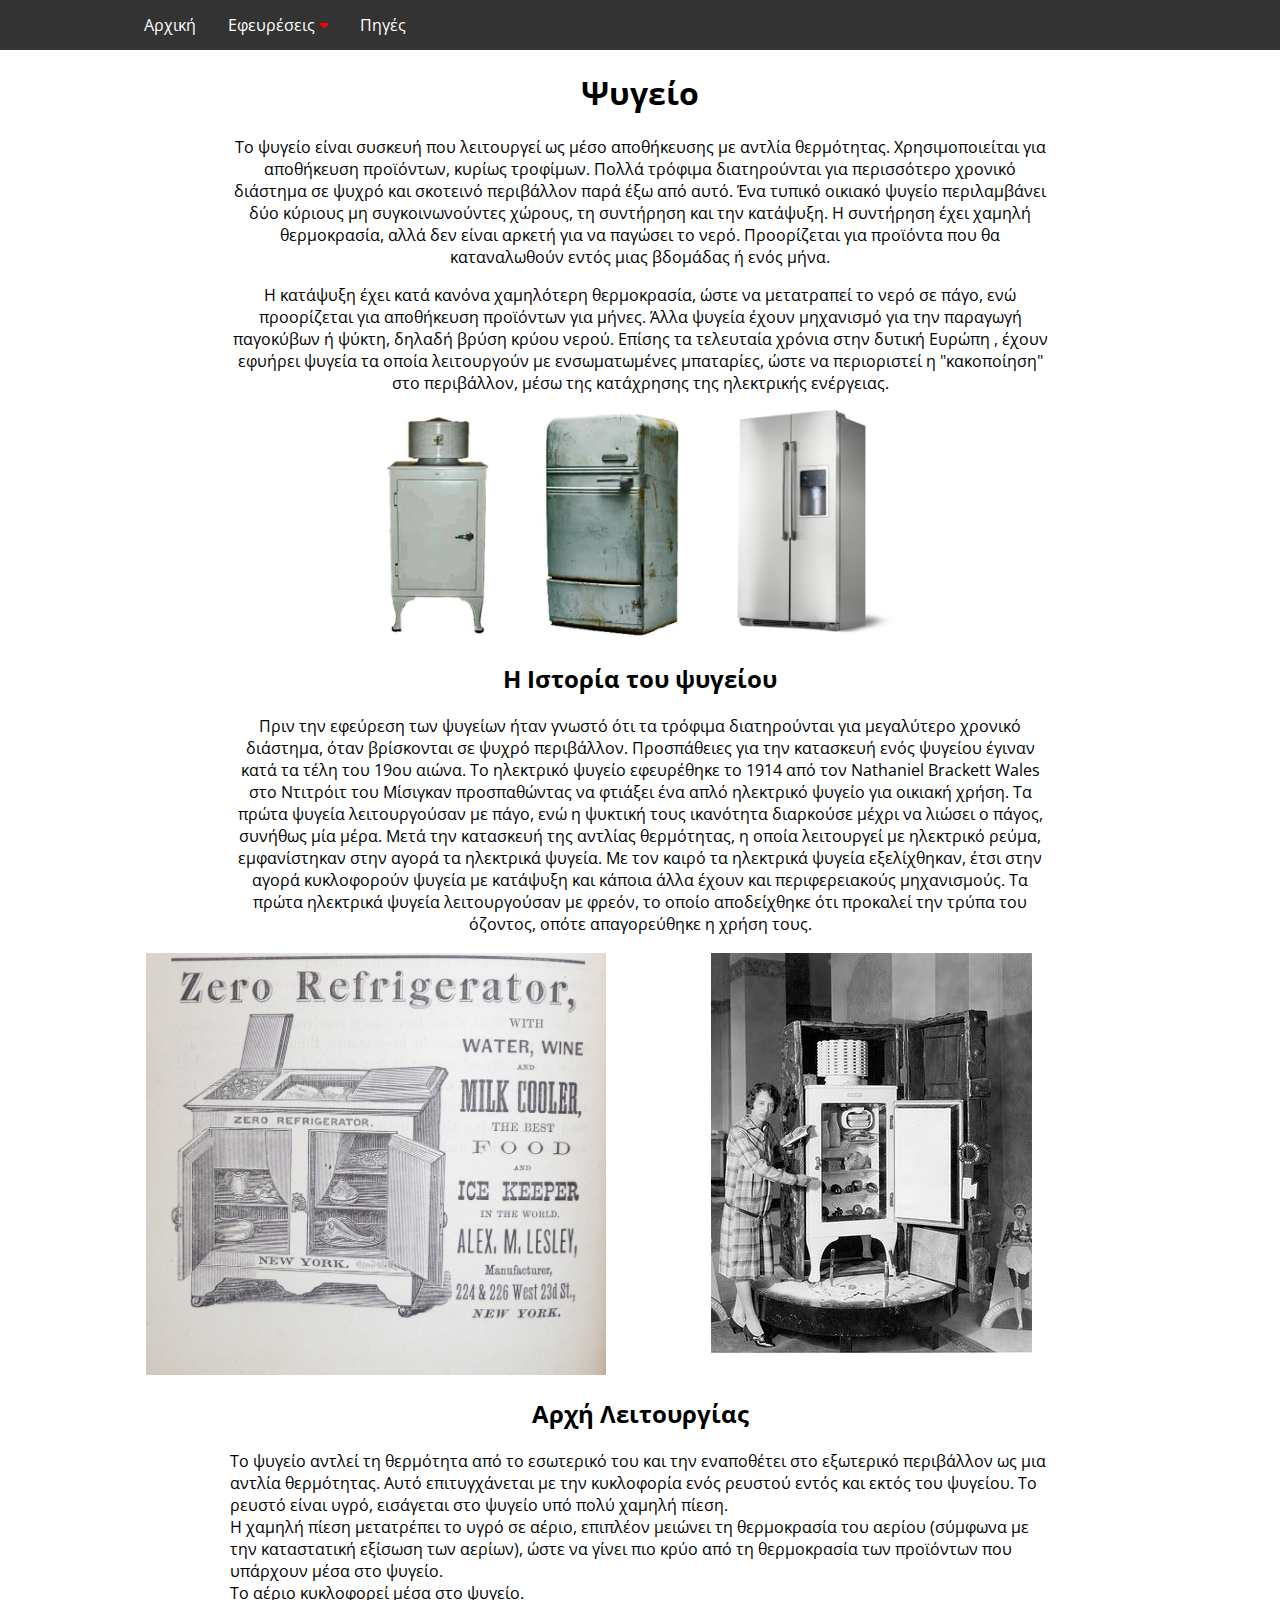
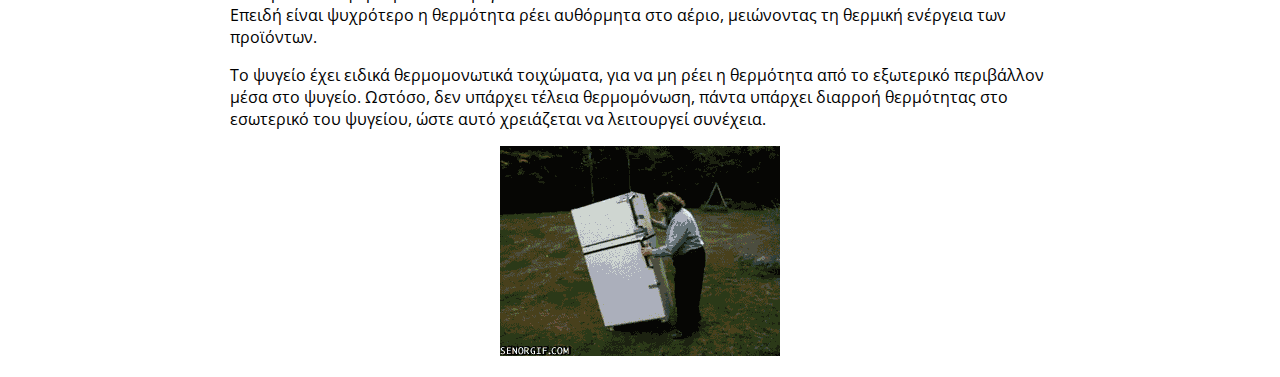
<file: inventions/9-refrigerator.html>
<!DOCTYPE html>
<html>
<head>
	<title>Σελίδα Εφεύρεσης Ψυγείου</title>
	<!-- Main StyleSheet for all pages -->
	<link rel="stylesheet" href="./../css/style.css">
	<!-- Font Awesome 4 Icons - CDN -->
	<link rel="stylesheet" href="https://stackpath.bootstrapcdn.com/font-awesome/4.7.0/css/font-awesome.min.css"
		integrity="sha384-wvfXpqpZZVQGK6TAh5PVlGOfQNHSoD2xbE+QkPxCAFlNEevoEH3Sl0sibVcOQVnN"
		crossorigin="anonymous"
	>
	<!-- Meta tags -->
	<meta content="text/html;charset=utf-8" http-equiv="Content-Type">
	<meta content="utf-8" http-equiv="encoding">
	<meta name="viewport" content="width=device-width, initial-scale=1.0">
	<meta name="description" content="Σελίδα Εφεύρεσης Ψυγείου">
	<meta name="author" content="Orestes Georgiou">
	<meta name="author" content="Emmanouil Stylianos Vasilakis">
</head>

<body>
	<!-- Navbar -->
	<nav class="navbar">
		<div class="container-lg">
			<a href="./../index.html">Αρχική</a>
			<div class="dropdown">
				<button class="dropbtn">
					<a href="./../inventions.html" class="p-0">Εφευρέσεις
						<i class="fa fa-caret-down" style="color: red"></i>
					</a>
				</button>
				<div class="dropdown-content">
					<a href="./../inventions/1-printing_press.html">Τυπογραφία</a>
					<a href="./../inventions/2-light_bulb.html">Λαμπτήρας Φωτός</a>
					<a href="./../inventions/3-airplane.html">Αεροπλάνο</a>
					<a href="./../inventions/4-personal_computer.html">Υπολογιστής</a>
					<a href="./../inventions/5-vaccines.html">Εμβόλια</a>
					<a href="./../inventions/6-automobile.html">Αυτοκίνητο</a>
					<a href="./../inventions/7-clock.html">Ρολόι</a>
					<a href="./../inventions/8-telephone.html">Τηλέφωνο</a>
					<a href="./../inventions/9-refrigerator.html" class="active-drpdwn"><b>Ψυγείο</b></a>
					<a href="./../inventions/10-photography.html">Φωτογραφία</a>
				</div>
			</div>
			<a href="./../sources.html">Πηγές</a>
		</div>
	</nav>
	<!-- End Navbar -->

	<!-- Main Content -->
	<div class="container-lg">
		<h1 class="text-center">Ψυγείο</h1>
		<div class="container-lg">
			<p class="text-center">
				Το ψυγείο είναι συσκευή που λειτουργεί ως μέσο αποθήκευσης με αντλία θερμότητας.
				Χρησιμοποιείται για αποθήκευση προϊόντων, κυρίως τροφίμων.
				Πολλά τρόφιμα διατηρούνται για περισσότερο χρονικό διάστημα σε ψυχρό και σκοτεινό
				περιβάλλον παρά έξω από αυτό.
				Ένα τυπικό οικιακό ψυγείο περιλαμβάνει δύο κύριους μη συγκοινωνούντες χώρους, τη
				συντήρηση και την κατάψυξη.
				Η συντήρηση έχει χαμηλή θερμοκρασία, αλλά δεν είναι αρκετή για να παγώσει το νερό.
				Προορίζεται για προϊόντα που θα καταναλωθούν εντός μιας βδομάδας ή ενός μήνα.
			</p>
			<p class="text-center">
				Η κατάψυξη έχει κατά κανόνα χαμηλότερη θερμοκρασία, ώστε να μετατραπεί το νερό σε πάγο,
				ενώ προορίζεται για αποθήκευση προϊόντων για μήνες.
				Άλλα ψυγεία έχουν μηχανισμό για την παραγωγή παγοκύβων ή ψύκτη, δηλαδή βρύση κρύου νερού.
				Επίσης τα τελευταία χρόνια στην δυτική Ευρώπη , έχουν εφυήρει ψυγεία τα οποία
				λειτουργούν με ενσωματωμένες μπαταρίες, ώστε να περιοριστεί η "κακοποίηση" στο
				περιβάλλον, μέσω της κατάχρησης της ηλεκτρικής ενέργειας.
			</p>
		</div>
		<img src="./../imgs/9-refrigerator.d/5.jpg" class="img-centered" style="max-width: 50%">
		<div class="container-lg">
			<h2 class="text-center">Η Ιστορία του ψυγείου</h2>
			<p class="text-center">
				Πριν την εφεύρεση των ψυγείων ήταν γνωστό ότι τα τρόφιμα διατηρούνται για μεγαλύτερο χρονικό
				διάστημα, όταν βρίσκονται σε ψυχρό περιβάλλον.
				Προσπάθειες για την κατασκευή ενός ψυγείου έγιναν κατά τα τέλη του 19ου αιώνα.
				Το ηλεκτρικό ψυγείο εφευρέθηκε το 1914 από τον Nathaniel Brackett Wales στο Ντιτρόιτ του
				Μίσιγκαν προσπαθώντας να φτιάξει ένα απλό ηλεκτρικό ψυγείο για οικιακή χρήση.
				Τα πρώτα ψυγεία λειτουργούσαν με πάγο, ενώ η ψυκτική τους ικανότητα διαρκούσε μέχρι
				να λιώσει ο πάγος, συνήθως μία μέρα.
				Μετά την κατασκευή της αντλίας θερμότητας, η οποία λειτουργεί με ηλεκτρικό
				ρεύμα, εμφανίστηκαν στην αγορά τα ηλεκτρικά ψυγεία.
				Με τον καιρό τα ηλεκτρικά ψυγεία εξελίχθηκαν, έτσι στην αγορά κυκλοφορούν
				ψυγεία με κατάψυξη και κάποια άλλα έχουν και περιφερειακούς μηχανισμούς.
				Τα πρώτα ηλεκτρικά ψυγεία λειτουργούσαν με φρεόν, το οποίο αποδείχθηκε ότι
				προκαλεί την τρύπα του όζοντος, οπότε απαγορεύθηκε η χρήση τους.
			</p>
		</div>
		<div class="row">
			<div class="column">
				<img src="./../imgs/9-refrigerator.d/4.jpg" class="img-centered" style="max-width: 460px">
			</div>
			<div class="column">
				<img src="./../imgs/9-refrigerator.d/3.jpg" class="img-centered">
			</div>
		</div>
		<div class="container-lg">
			<h2 class="text-center">Αρχή Λειτουργίας</h2>
			<p>
				Το ψυγείο αντλεί τη θερμότητα από το εσωτερικό του και την εναποθέτει στο εξωτερικό
				περιβάλλον ως μια αντλία θερμότητας.
				Αυτό επιτυγχάνεται με την κυκλοφορία ενός ρευστού εντός και εκτός του ψυγείου.
				Το ρευστό είναι υγρό, εισάγεται στο ψυγείο υπό πολύ χαμηλή πίεση.<br>
				Η χαμηλή πίεση μετατρέπει το υγρό σε αέριο, επιπλέον μειώνει τη θερμοκρασία
				του αερίου (σύμφωνα με την καταστατική εξίσωση των αερίων), ώστε να γίνει πιο κρύο
				από τη θερμοκρασία των προϊόντων που υπάρχουν μέσα στο ψυγείο.<br>
				Το αέριο κυκλοφορεί μέσα στο ψυγείο.<br>
				Επειδή είναι ψυχρότερο η θερμότητα ρέει αυθόρμητα στο αέριο, μειώνοντας τη θερμική
				ενέργεια των προϊόντων.
			</p>
			<p>
				Το ψυγείο έχει ειδικά θερμομονωτικά τοιχώματα, για να μη ρέει η θερμότητα
				από το εξωτερικό περιβάλλον μέσα στο ψυγείο.
				Ωστόσο, δεν υπάρχει τέλεια θερμομόνωση, πάντα υπάρχει διαρροή θερμότητας
				στο εσωτερικό του ψυγείου, ώστε αυτό χρειάζεται να λειτουργεί συνέχεια.
			</p>
		</div>
		<img src="./../imgs/9-refrigerator.d/dude.gif" class="img-centered mb-2" style="max-width: 50%">
	</div>
	<!-- End Main Content -->
</body>
</html>
</file>
<file: css/style.css>
/* Fonts */
@import url('https://fonts.googleapis.com/css2?family=Open+Sans&display=swap');
/* General */
html, body {
	margin: 0;
	padding: 0;
	font-family: 'Open Sans', sans-serif;
	/* background: url('../imgs/background.jpg'); */
}
a {
	color: #000;
	text-decoration: none;
}
table {
  font-family: arial, sans-serif;
  border-collapse: collapse;
  width: 100%;
}
td, th {
  border: 1px solid #ddd;
  text-align: left;
  padding: 8px;
}
tr:nth-child(odd) {
  background-color: #ddd;
}
.container-sm {
	width: 40%;
	margin-left: auto;
	margin-right: auto;
}
.container-md {
	width: 60%;
	margin-left: auto;
	margin-right: auto;
}
.container-lg {
	width: 80%;
	margin-left: auto;
	margin-right: auto;
}
.text-center { text-align: center; }
.p-0 { padding: 0!important }
.m-0 { margin: 0 }
.pt-2 { padding-top: 2% }
.pb-2 { padding-bottom: 2% }
.mt-2 { margin-top: 2% }
.mb-2 { margin-bottom: 2% }
.active b { color: red }
.active-drpdwn,
.active-drpdwn b {  /* b giati viariomoun na bgalw ola ta */
	color: red; /* <b> tags pou eixa valei se OLES tis selides :) */
	background-color: #ddd;
}
.row::after {
  content: "";
  clear: both;
  display: table;
  width: 100%;
}
.column {
  float: left;
  /* width: 33.33%; */
  width: 48%;
  padding: 2px;
}
/* Index Page Main Image SlideSlow */
.img-centered-big {
	display: block;
	padding-bottom: 1%;
	max-width: 100%;
	margin-left: auto;
	margin-right: auto;
}
/* End Index Page Main Image SlideSlow */
.img-centered {
	display: block;
	max-width: 100%;
	margin-left: auto;
	margin-right: auto;
}

/* Navbar Styles */
.navbar {
	overflow: hidden;
	background-color: #333;
}

.navbar a {
	float: left;
	font-size: 16px;
	color: white;
	text-align: center;
	padding: 14px 16px;
	text-decoration: none;
}
.dropdown {
	float: left;
	overflow: hidden;
}
.dropdown .dropbtn {
	font-size: 16px;
	border: none;
	outline: none;
	color: white;
	padding: 14px 16px;
	background-color: inherit;
	font-family: inherit;
	margin: 0;
}
.navbar a:hover, .dropdown:hover .dropbtn { color: red; }
.dropdown-content {
	display: none;
	position: absolute;
	background-color: #f9f9f9;
	min-width: 160px;
	box-shadow: 0px 8px 16px 0px rgba(0,0,0,0.2);
	z-index: 1;
}
.dropdown-content a {
	float: none;
	color: black;
	padding: 12px 16px;
	text-decoration: none;
	display: block;
	text-align: left;
}
.dropdown-content a:hover { background-color: #ddd; }
.dropdown:hover .dropdown-content { display: block; }
/* End Navbar Styles */

/* Footer Styles */
.footer {
	/* position: fixed; */
	left: 0;
	bottom: 0;
	width: 100%;
	background-color: #333;
	color: white;
	text-align: center;
}
/* End Footer Styles */
</file>
